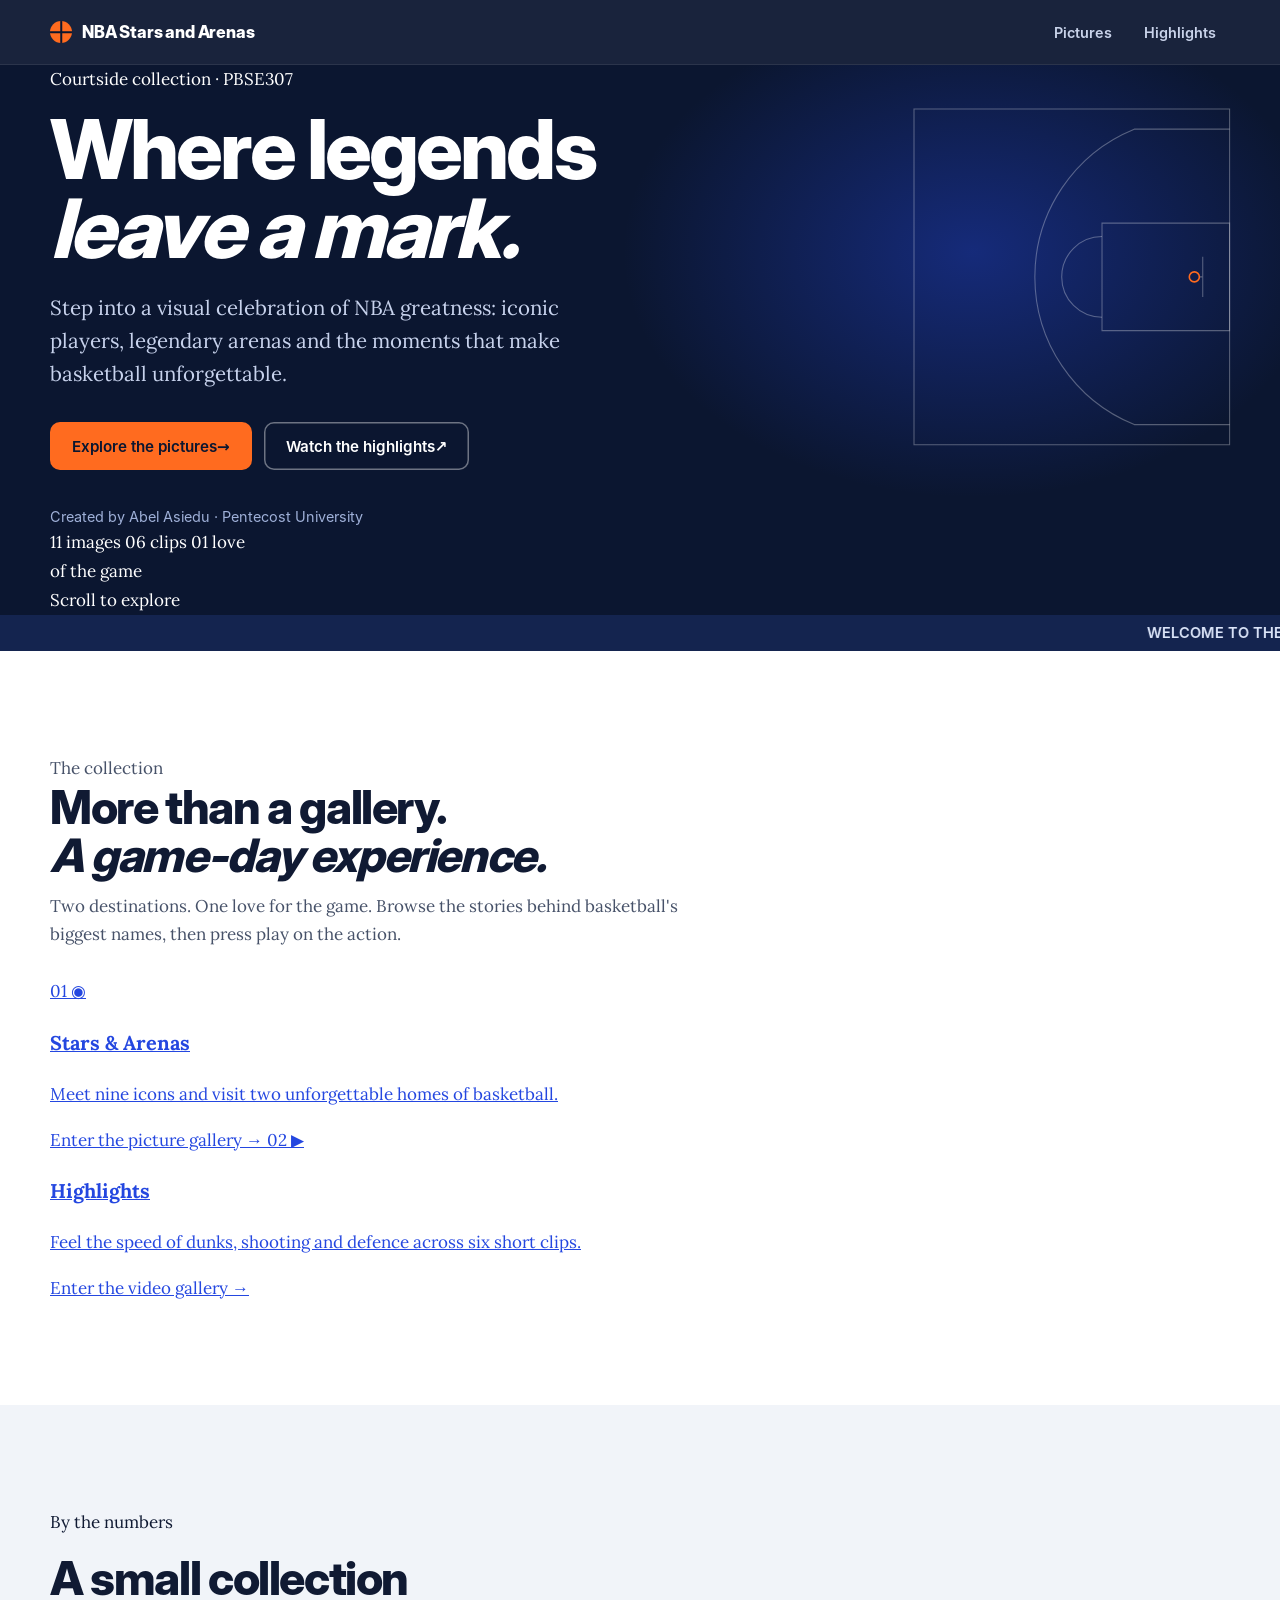
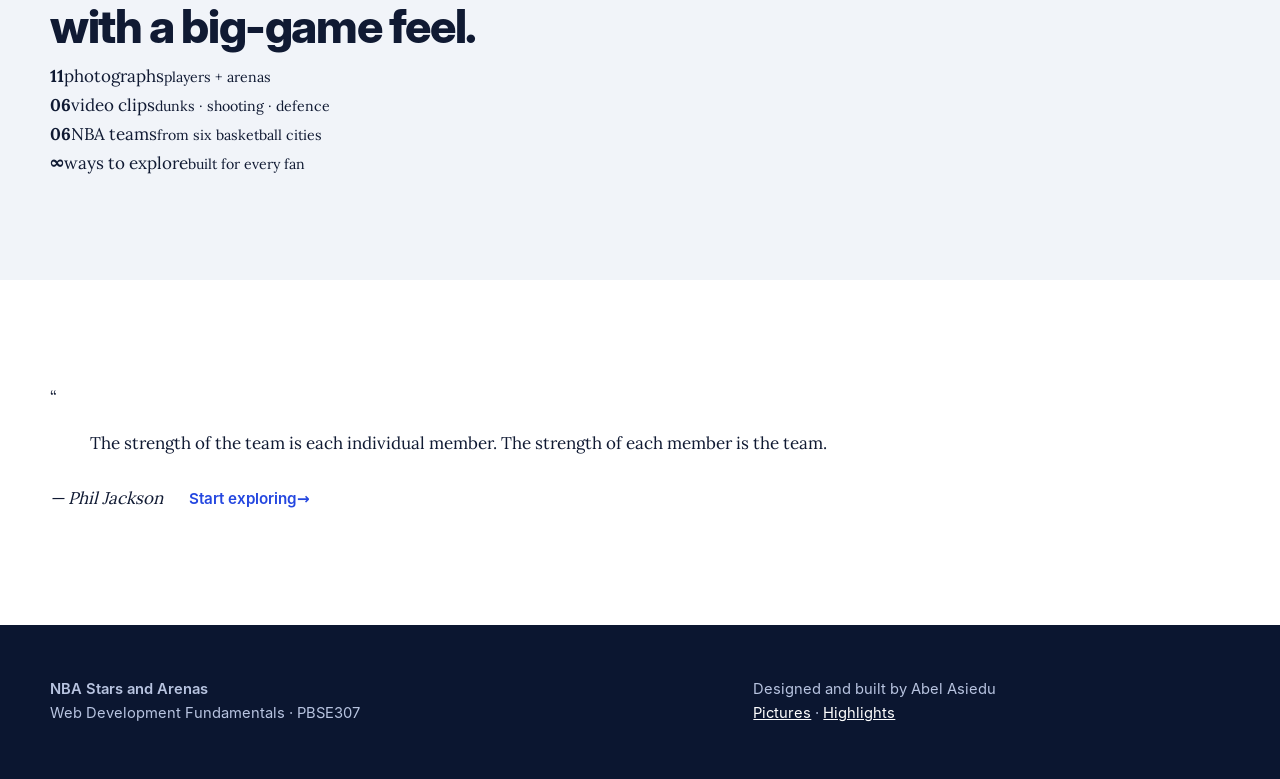
<file: index.html>
<!DOCTYPE html>
<html lang="en">
<head>
    <meta charset="UTF-8">
    <meta name="viewport" content="width=device-width, initial-scale=1">
    <meta name="description" content="NBA stars, arenas and highlights web gallery by Abel Asiedu.">
    <title>NBA Stars and Arenas</title>
    <link rel="stylesheet" href="styles.css">
</head>
<body>
    <a class="skip-link" href="#explore">Skip to the galleries</a>
    <header class="site-header">
        <div class="wrap">
            <a class="brand" href="index.html"><span class="brand__mark" aria-hidden="true"></span>NBA Stars and Arenas</a>
            <nav class="nav" aria-label="Main">
                <a href="image_gallery.html">Pictures</a>
                <a href="video_gallery.html">Highlights</a>
            </nav>
        </div>
    </header>

    <main>
        <section class="hero landing-hero">
            <svg class="hero__court" viewBox="0 0 470 500" aria-hidden="true" focusable="false">
                <g transform="translate(0 500) rotate(-90)">
                    <rect class="draw d1" pathLength="1" x="0" y="0" width="500" height="470"/>
                    <rect class="draw d2" pathLength="1" x="170" y="280" width="160" height="190"/>
                    <path class="draw d3" pathLength="1" d="M30 470 L30 328 A237.5 237.5 0 0 1 470 328 L470 470"/>
                    <path class="draw d4" pathLength="1" d="M190 280 A60 60 0 0 1 310 280"/>
                    <path class="draw d5" pathLength="1" d="M220 430 H280 M250 430 V425"/>
                    <circle class="rim" cx="250" cy="417.5" r="7.5"/>
                </g>
            </svg>
            <div class="wrap landing-hero__grid">
                <div class="hero__copy">
                    <p class="eyebrow"><span class="eyebrow__dot"></span> Courtside collection · PBSE307</p>
                    <h1>Where legends<br><em>leave a mark.</em></h1>
                    <p class="hero__lead">Step into a visual celebration of NBA greatness: iconic players, legendary arenas and the moments that make basketball unforgettable.</p>
                    <div class="hero__actions">
                        <a class="btn btn--primary" href="image_gallery.html">Explore the pictures <span aria-hidden="true">→</span></a>
                        <a class="btn btn--ghost" href="video_gallery.html">Watch the highlights <span aria-hidden="true">↗</span></a>
                    </div>
                    <p class="byline">Created by Abel Asiedu · Pentecost University</p>
                </div>
                <div class="landing-orbit" aria-hidden="true">
                    <div class="landing-orbit__ball"></div>
                    <span class="landing-orbit__label landing-orbit__label--one">11 images</span>
                    <span class="landing-orbit__label landing-orbit__label--two">06 clips</span>
                    <span class="landing-orbit__label landing-orbit__label--three">01 love<br>of the game</span>
                </div>
            </div>
            <div class="wrap landing-scroll"><span>Scroll to explore</span><i></i></div>
        </section>

        <marquee class="ticker ticker--top" direction="left" behavior="scroll" scrollamount="7">
            WELCOME TO THE COURT &nbsp;&nbsp;&nbsp; LAKERS LEGENDS · CELTICS CHAMPIONS · BULLS ICONS · WARRIORS MAGIC · ARENAS THAT ECHO
        </marquee>

        <section class="landing-intro band" id="explore">
            <div class="wrap">
                <div class="section-head">
                    <p class="eyebrow eyebrow--light">The collection</p>
                    <h2>More than a gallery.<br><em>A game-day experience.</em></h2>
                    <p>Two destinations. One love for the game. Browse the stories behind basketball's biggest names, then press play on the action.</p>
                </div>
                <div class="landing-cards">
                    <a class="landing-card landing-card--pictures" href="image_gallery.html">
                        <span class="landing-card__number">01</span>
                        <span class="landing-card__icon" aria-hidden="true">◉</span>
                        <h3>Stars &amp; Arenas</h3>
                        <p>Meet nine icons and visit two unforgettable homes of basketball.</p>
                        <span class="landing-card__link">Enter the picture gallery <b>→</b></span>
                    </a>
                    <a class="landing-card landing-card--videos" href="video_gallery.html">
                        <span class="landing-card__number">02</span>
                        <span class="landing-card__icon" aria-hidden="true">▶</span>
                        <h3>Highlights</h3>
                        <p>Feel the speed of dunks, shooting and defence across six short clips.</p>
                        <span class="landing-card__link">Enter the video gallery <b>→</b></span>
                    </a>
                </div>
            </div>
        </section>

        <section class="landing-facts band band--mist">
            <div class="wrap">
                <div class="landing-facts__heading">
                    <p class="eyebrow eyebrow--light">By the numbers</p>
                    <h2>A small collection<br>with a big-game feel.</h2>
                </div>
                <div class="landing-stat-grid">
                    <div class="landing-stat"><strong>11</strong><span>photographs</span><small>players + arenas</small></div>
                    <div class="landing-stat"><strong>06</strong><span>video clips</span><small>dunks · shooting · defence</small></div>
                    <div class="landing-stat"><strong>06</strong><span>NBA teams</span><small>from six basketball cities</small></div>
                    <div class="landing-stat"><strong>∞</strong><span>ways to explore</span><small>built for every fan</small></div>
                </div>
            </div>
        </section>

        <section class="landing-quote band">
            <div class="wrap landing-quote__inner">
                <span class="landing-quote__mark" aria-hidden="true">“</span>
                <blockquote>The strength of the team is each individual member. The strength of each member is the team.</blockquote>
                <cite>— Phil Jackson</cite>
                <a class="btn btn--dark" href="image_gallery.html">Start exploring <span aria-hidden="true">→</span></a>
            </div>
        </section>
    </main>
    <footer class="site-footer">
        <div class="wrap">
            <p><strong>NBA Stars and Arenas</strong><br>Web Development Fundamentals · PBSE307</p>
            <p>Designed and built by Abel Asiedu<br><a href="image_gallery.html">Pictures</a> · <a href="video_gallery.html">Highlights</a></p>
        </div>
    </footer>
</body>
</html>
</file>
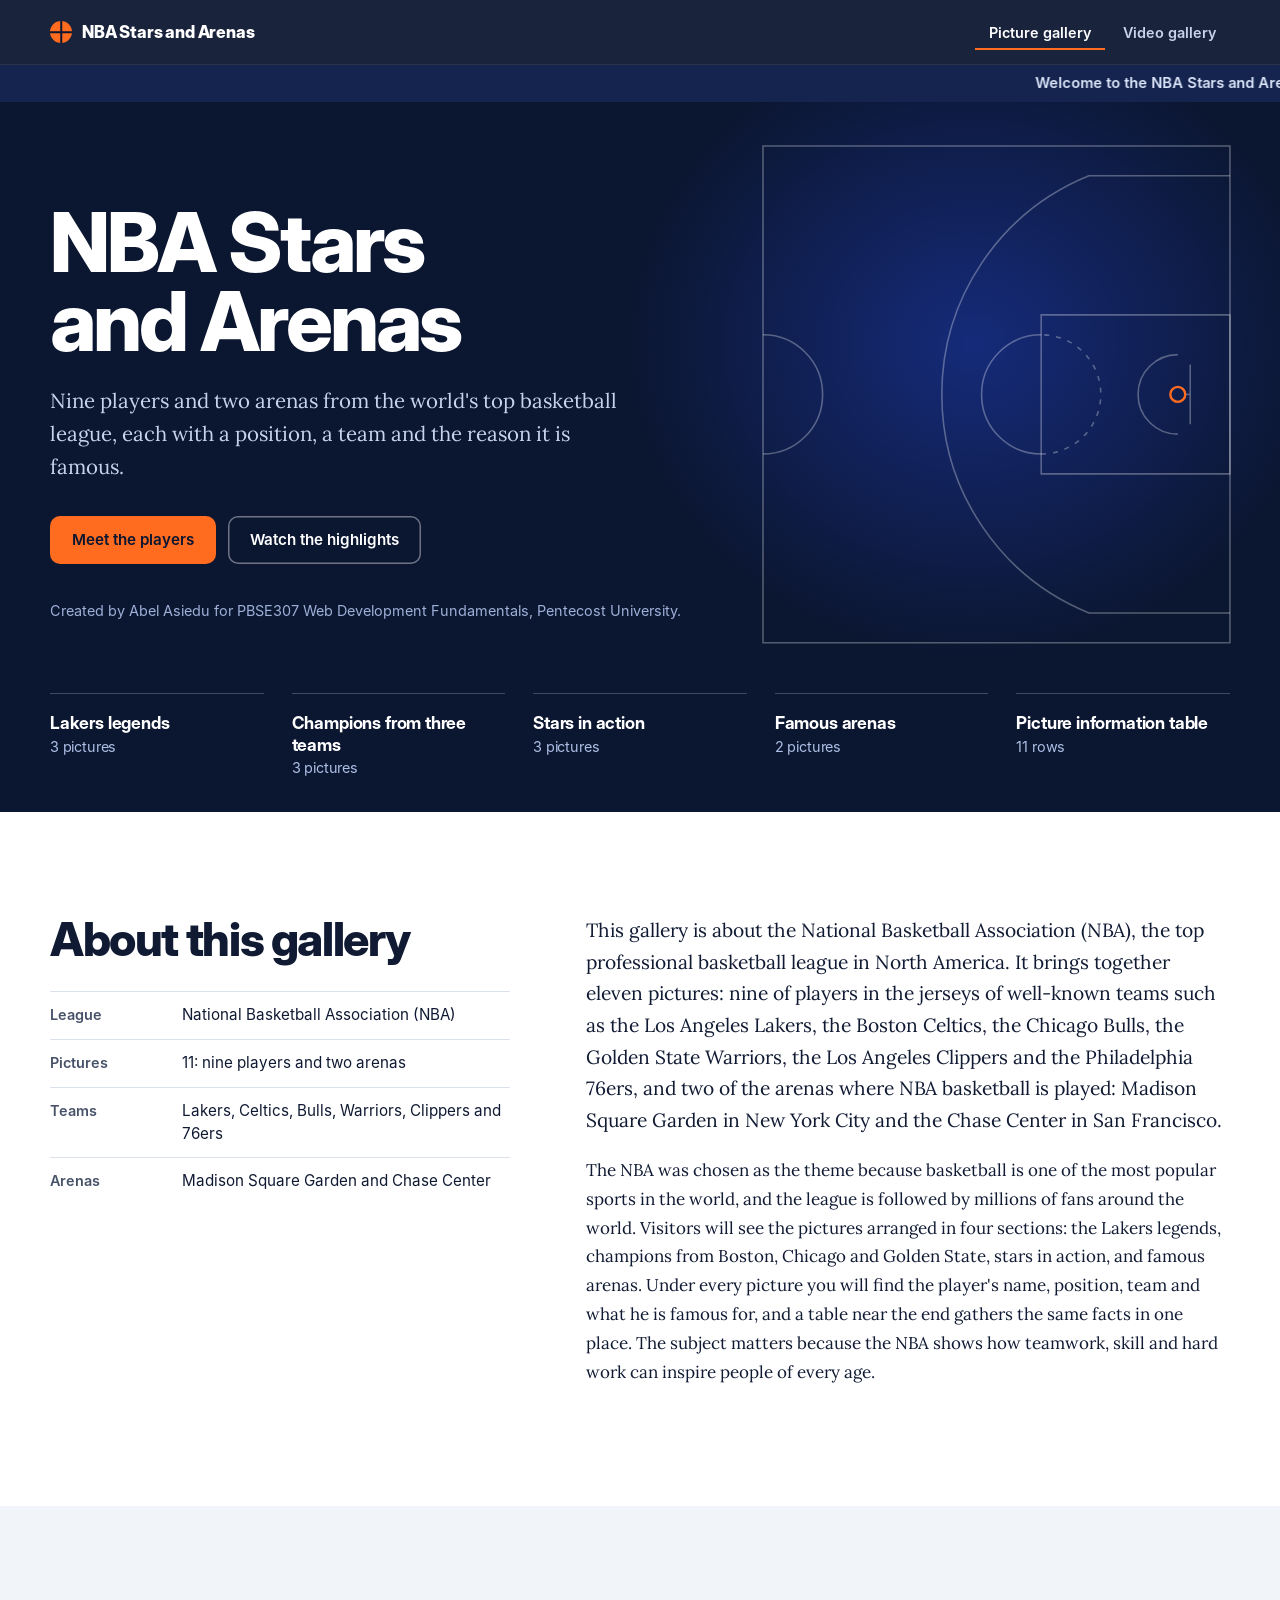
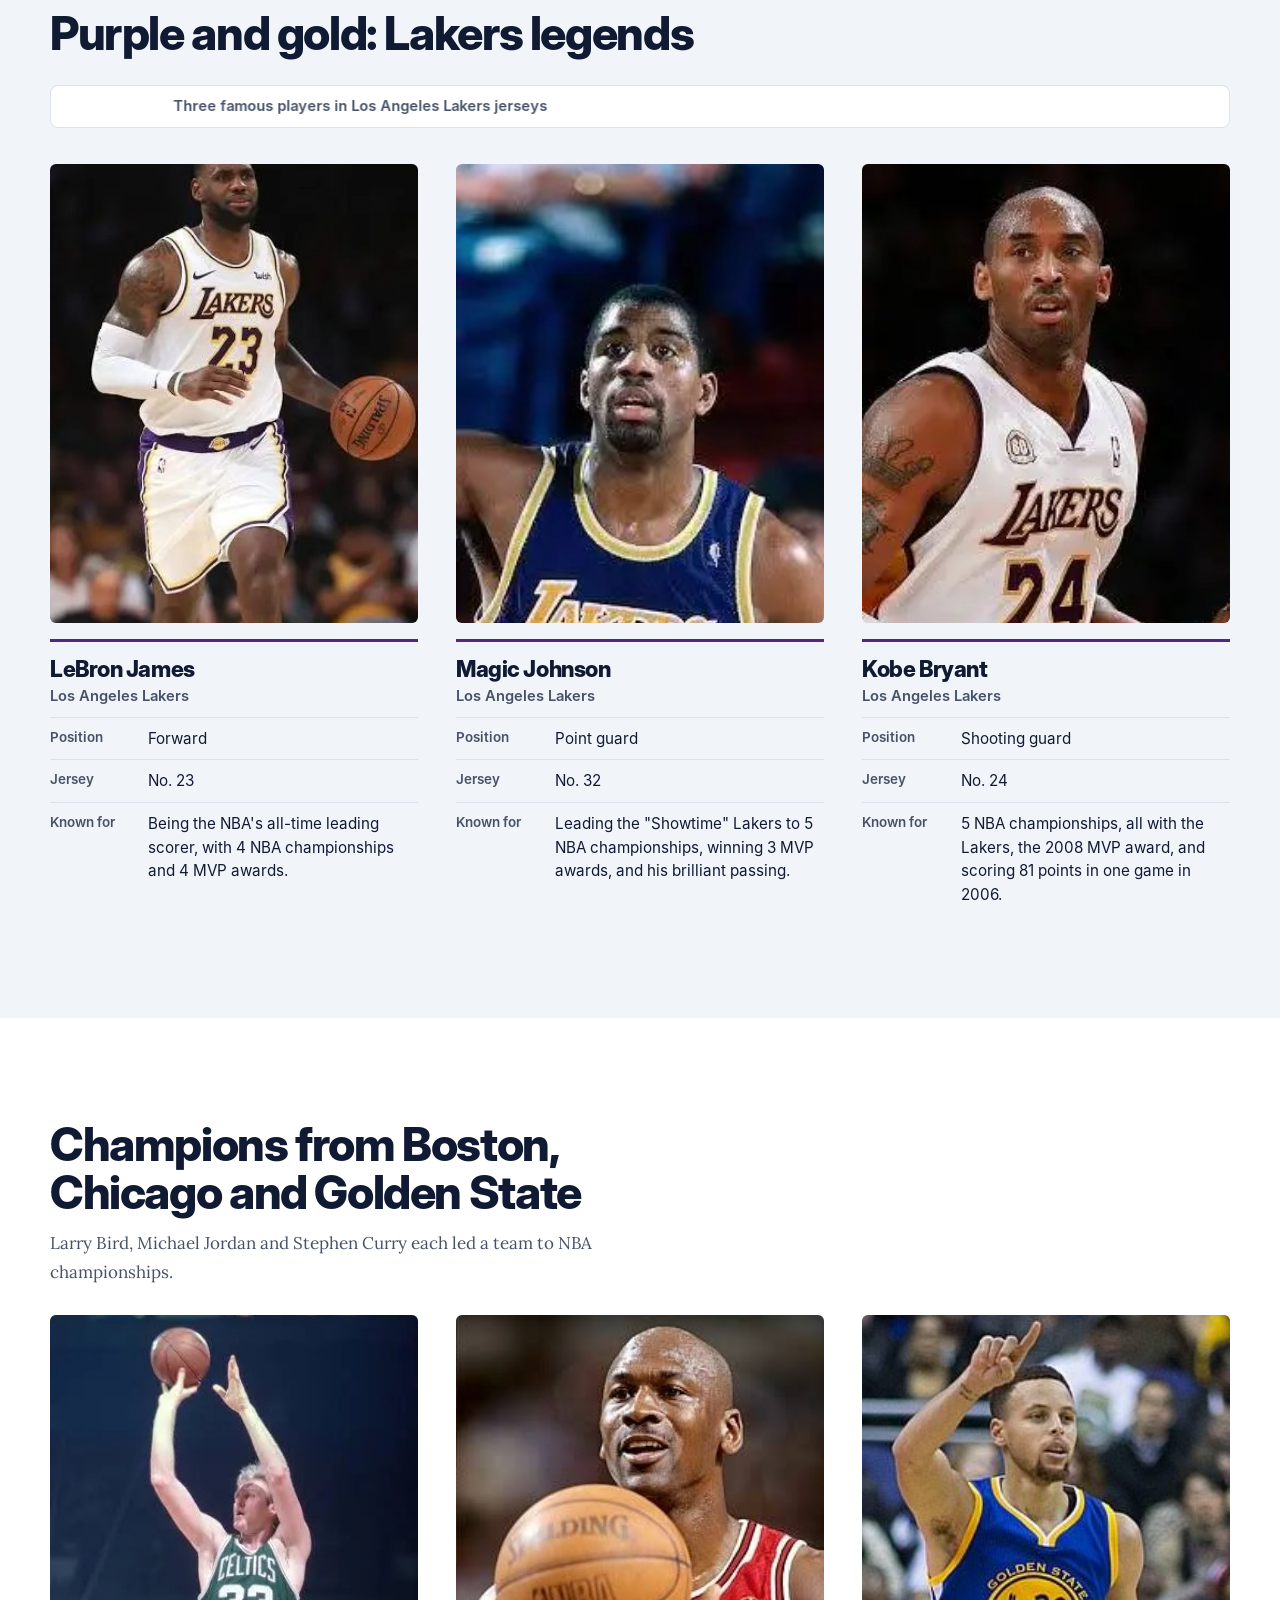
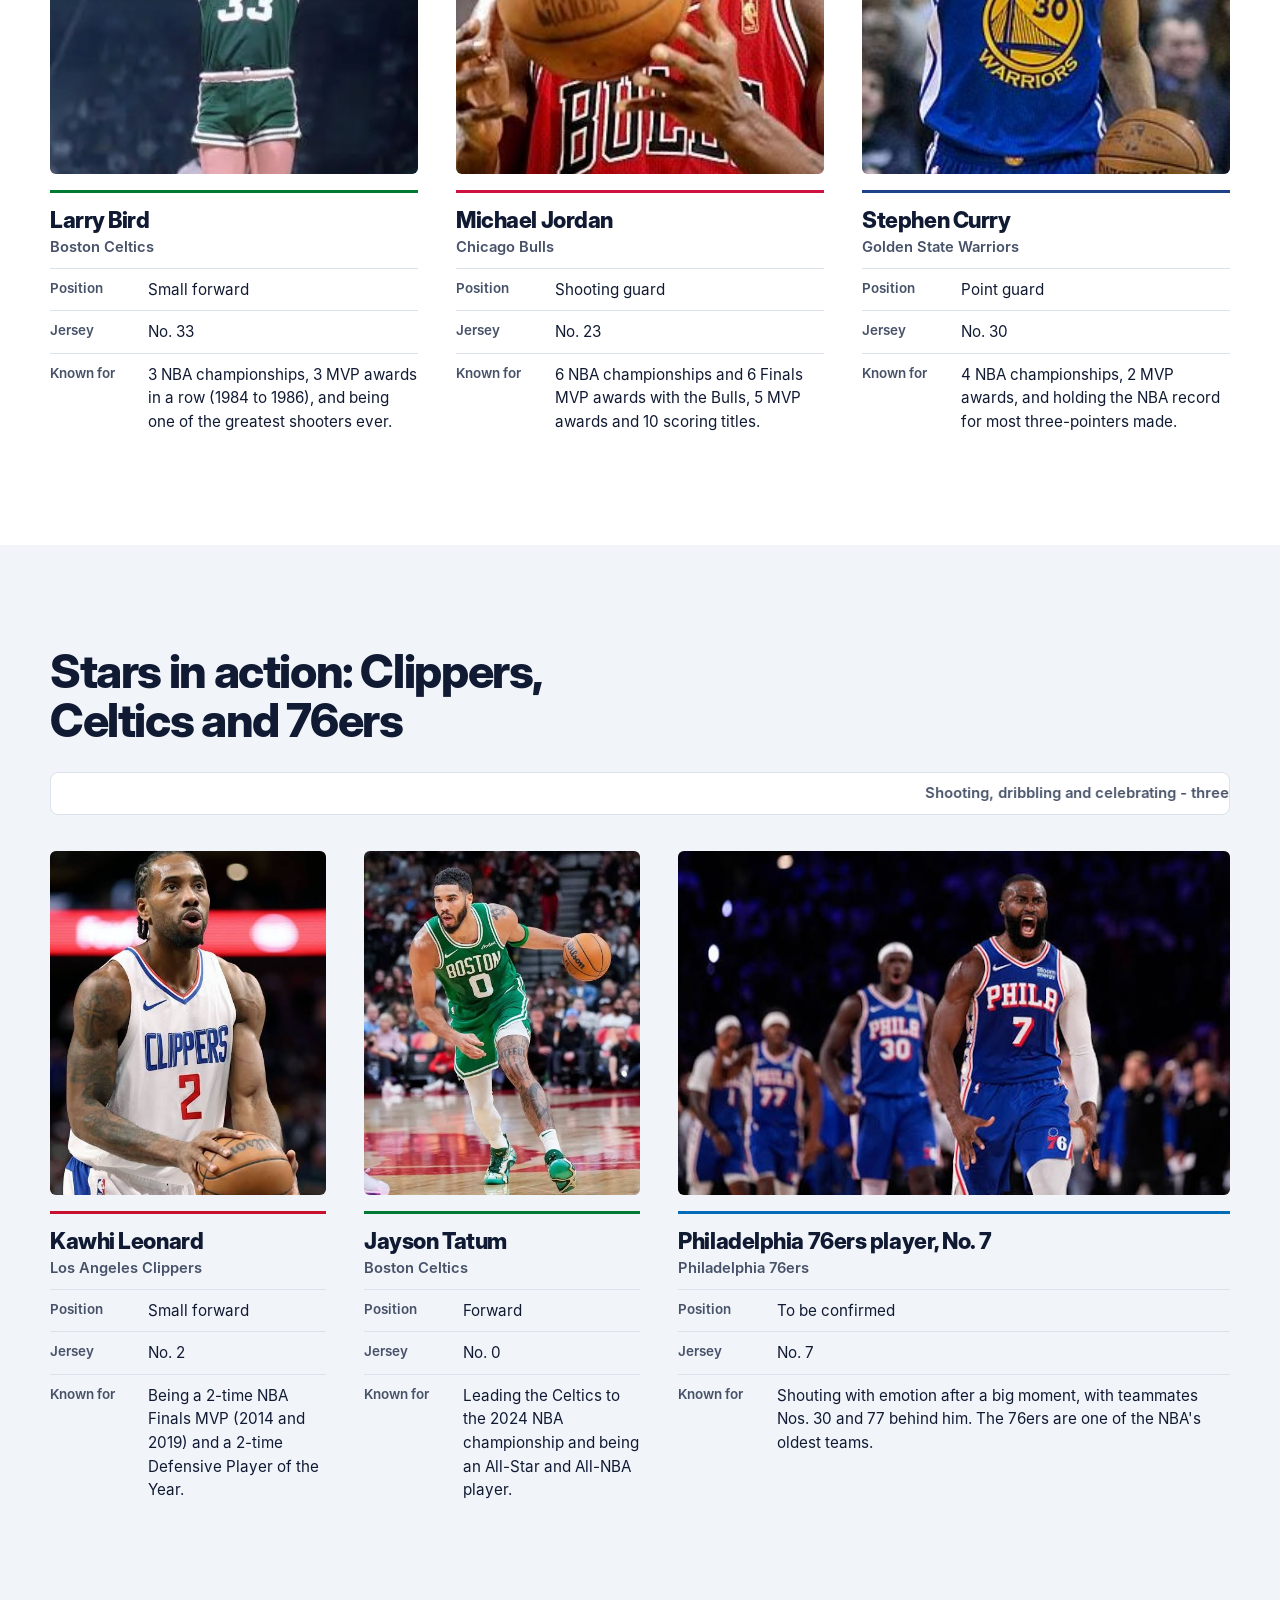
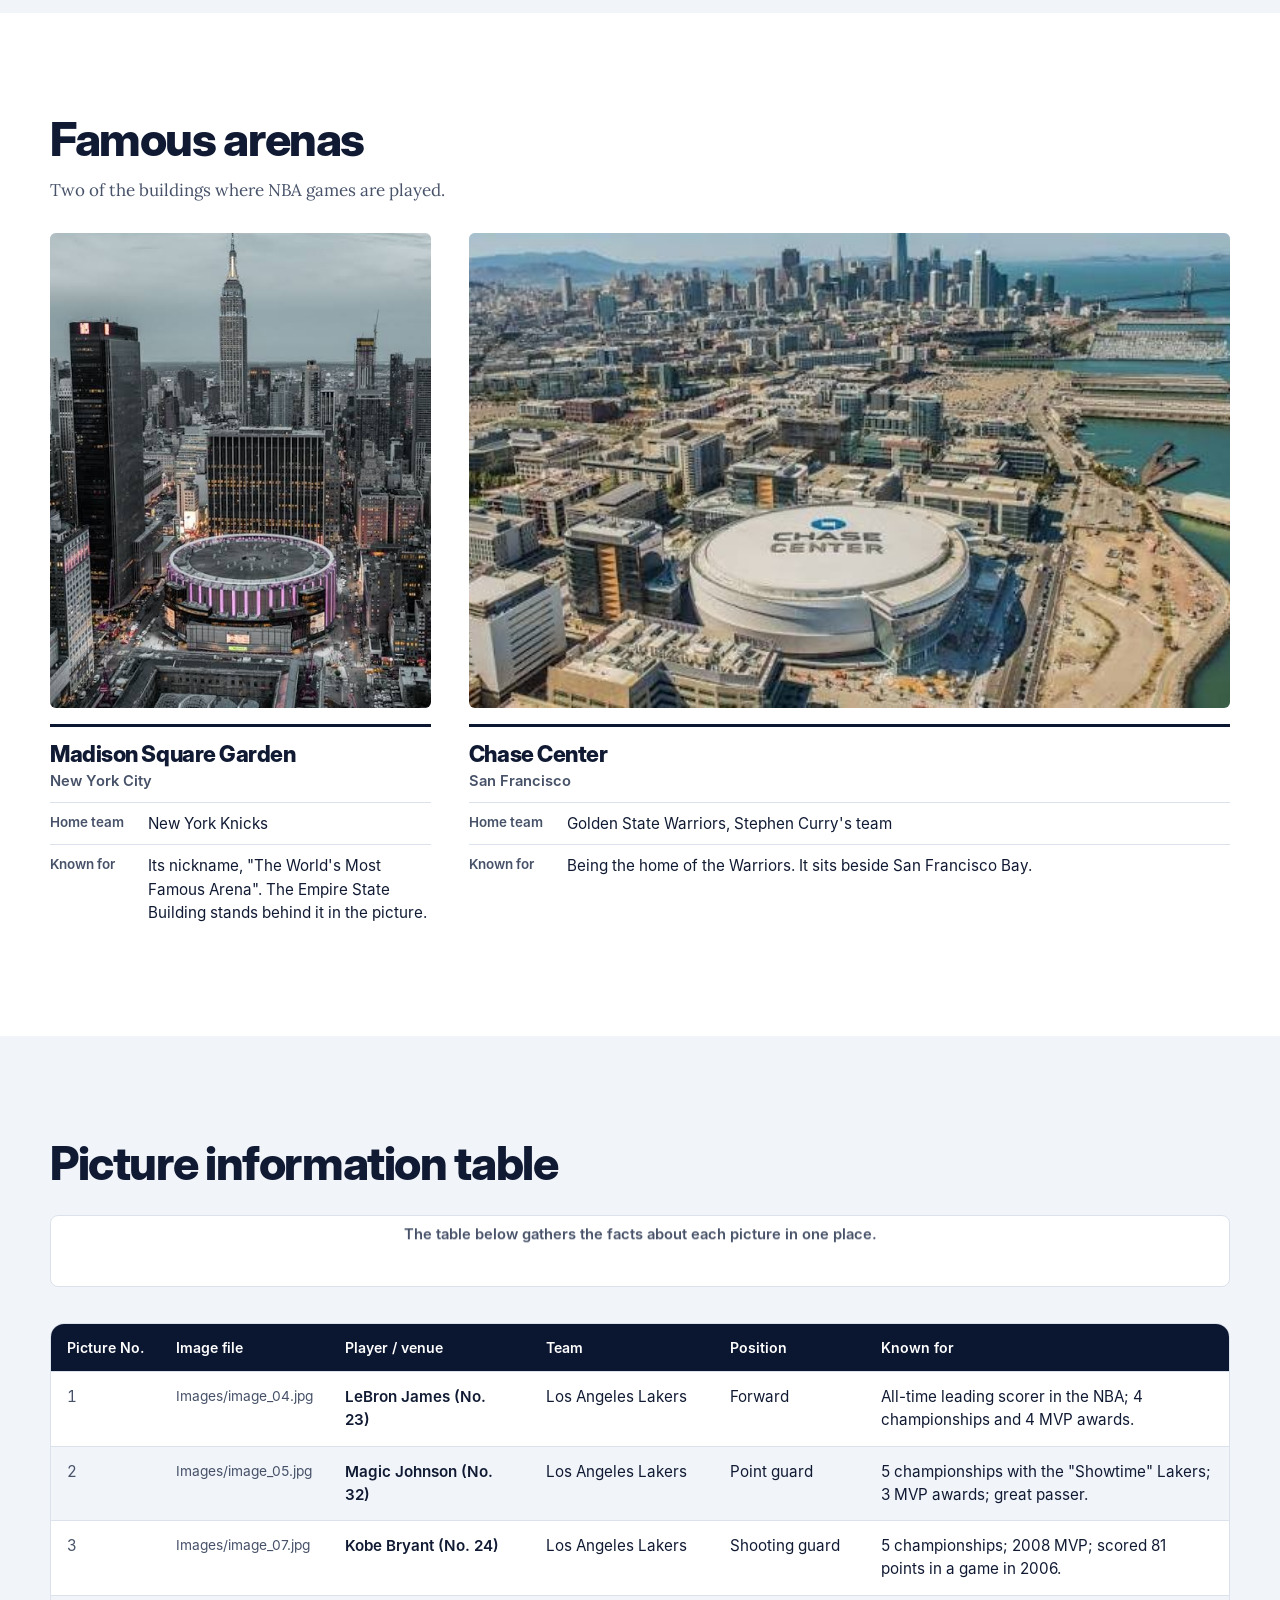
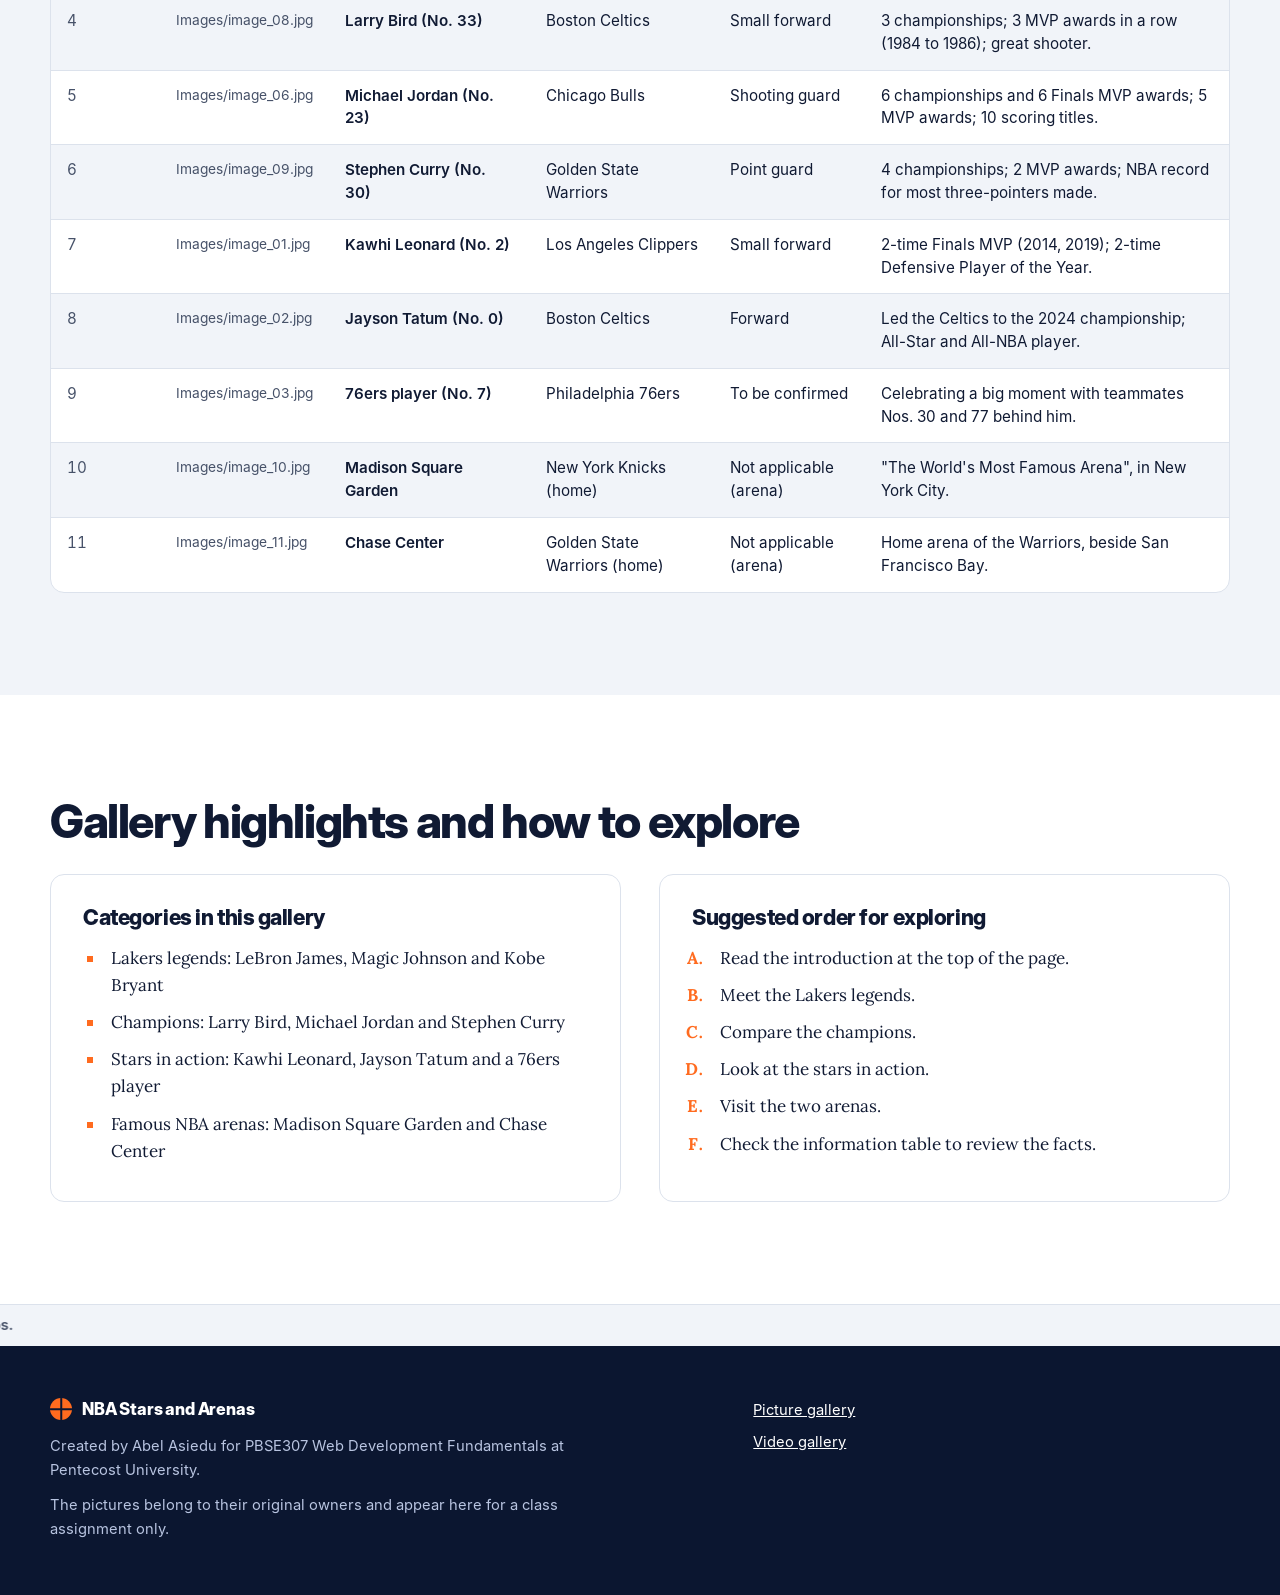
<file: image_gallery.html>
<!DOCTYPE html>
<html lang="en">

<!-- ============================================================
     PBSE307 - Web Development Fundamentals
     Task 1: Image / Picture Gallery (styled version)
     Student: Abel Asiedu
     Theme: NBA Stars and Arenas
     Layout and colours come from styles.css.
     ============================================================ -->

<head>
    <meta charset="UTF-8">
    <meta name="viewport" content="width=device-width, initial-scale=1">
    <meta name="description" content="A picture gallery of NBA players and arenas, with each player's position and what he is known for.">
    <title>NBA Stars and Arenas - Picture Gallery</title>
    <link rel="stylesheet" href="styles.css">
</head>

<body>

    <a class="skip-link" href="#main">Skip to the gallery</a>

    <!-- ===================== HEADER ===================== -->

    <header class="site-header">
        <div class="wrap">
            <a class="brand" href="image_gallery.html">
                <span class="brand__mark" aria-hidden="true"></span>
                NBA Stars and Arenas
            </a>
            <nav class="nav" aria-label="Main">
                <a href="image_gallery.html" aria-current="page">Picture gallery</a>
                <a href="video_gallery.html">Video gallery</a>
            </nav>
        </div>
    </header>

    <!-- Marquee 1: welcome message, scrolls from right to left -->
    <marquee class="ticker ticker--top" direction="left" behavior="scroll" scrollamount="8">
        Welcome to the NBA Stars and Arenas Picture Gallery! &nbsp;&nbsp;&nbsp; Meet famous basketball players and visit famous arenas.
    </marquee>

    <main id="main">

        <!-- ===================== HERO ===================== -->

        <section class="hero">

            <!-- Half basketball court in line art (decoration only) -->
            <svg class="hero__court" viewBox="0 0 470 500" aria-hidden="true" focusable="false">
                <g transform="translate(0 500) rotate(-90)">
                    <rect class="draw d1" pathLength="1" x="0" y="0" width="500" height="470"/>
                    <rect class="draw d2" pathLength="1" x="170" y="280" width="160" height="190"/>
                    <path class="draw d3" pathLength="1" d="M30 470 L30 328 A237.5 237.5 0 0 1 470 328 L470 470"/>
                    <path class="draw d4" pathLength="1" d="M190 280 A60 60 0 0 1 310 280"/>
                    <path class="dash" d="M190 280 A60 60 0 0 0 310 280"/>
                    <path class="draw d4" pathLength="1" d="M190 0 A60 60 0 0 0 310 0"/>
                    <path class="draw d5" pathLength="1" d="M220 430 H280 M250 430 V425"/>
                    <path class="draw d5" pathLength="1" d="M210 417.5 A40 40 0 0 1 290 417.5"/>
                    <circle class="rim" cx="250" cy="417.5" r="7.5"/>
                </g>
            </svg>

            <div class="wrap hero__grid">
                <div class="hero__copy">
                    <h1>NBA Stars and Arenas</h1>
                    <p class="hero__lead">
                        Nine players and two arenas from the world's top basketball league, each with a
                        position, a team and the reason it is famous.
                    </p>
                    <div class="hero__actions">
                        <a class="btn btn--primary" href="#lakers">Meet the players</a>
                        <a class="btn btn--ghost" href="video_gallery.html">Watch the highlights</a>
                    </div>
                    <p class="byline">Created by Abel Asiedu for PBSE307 Web Development Fundamentals, Pentecost University.</p>
                </div>

                <nav class="toc" aria-label="In this gallery">
                    <ul>
                        <li><a href="#lakers">Lakers legends <span>3 pictures</span></a></li>
                        <li><a href="#champions">Champions from three teams <span>3 pictures</span></a></li>
                        <li><a href="#action">Stars in action <span>3 pictures</span></a></li>
                        <li><a href="#arenas">Famous arenas <span>2 pictures</span></a></li>
                        <li><a href="#facts">Picture information table <span>11 rows</span></a></li>
                    </ul>
                </nav>
            </div>
        </section>

        <!-- ===================== ABOUT ===================== -->

        <section class="band" id="about" aria-labelledby="about-title">
            <div class="wrap about">
                <div>
                    <h2 id="about-title">About this gallery</h2>
                    <dl class="facts">
                        <div><dt>League</dt><dd>National Basketball Association (NBA)</dd></div>
                        <div><dt>Pictures</dt><dd>11: nine players and two arenas</dd></div>
                        <div><dt>Teams</dt><dd>Lakers, Celtics, Bulls, Warriors, Clippers and 76ers</dd></div>
                        <div><dt>Arenas</dt><dd>Madison Square Garden and Chase Center</dd></div>
                    </dl>
                </div>

                <div class="about__copy">
                    <p>
                        This gallery is about the National Basketball Association (NBA), the top professional basketball
                        league in North America. It brings together eleven pictures: nine of players in the jerseys of
                        well-known teams such as the Los Angeles Lakers, the Boston Celtics, the Chicago Bulls, the Golden State
                        Warriors, the Los Angeles Clippers and the Philadelphia 76ers, and two of the arenas where NBA
                        basketball is played: Madison Square Garden in New York City and the Chase Center in San Francisco.
                    </p>
                    <p>
                        The NBA was chosen as the theme because basketball is one of the most popular sports in the world,
                        and the league is followed by millions of fans around the world. Visitors will see the pictures arranged
                        in four sections: the Lakers legends, champions from Boston, Chicago and Golden State, stars in action,
                        and famous arenas. Under every picture you will find the player's name, position, team and what he is
                        famous for, and a table near the end gathers the same facts in one place. The subject matters because
                        the NBA shows how teamwork, skill and hard work can inspire people of every age.
                    </p>
                </div>
            </div>
        </section>

        <!-- ===================== SECTION 1 : LAKERS ===================== -->

        <section class="band band--mist" id="lakers" aria-labelledby="lakers-title">
            <div class="wrap">
                <div class="section-head">
                    <h2 id="lakers-title">Purple and gold: Lakers legends</h2>
                </div>

                <!-- Marquee 2: moves left to right and bounces back (alternate) -->
                <marquee class="ticker ticker--section" direction="right" behavior="alternate" scrollamount="4">
                    Three famous players in Los Angeles Lakers jerseys
                </marquee>

                <div class="lineup">
                    <figure class="plate t-lakers">
                        <div class="frame">
                            <img src="Images/image_04.jpg" width="332" height="665" alt="LeBron James in a white Lakers number 23 jersey dribbling the ball">
                        </div>
                        <figcaption class="plate__body">
                            <h3>LeBron James</h3>
                            <p class="plate__team">Los Angeles Lakers</p>
                            <dl class="details">
                                <div><dt>Position</dt><dd>Forward</dd></div>
                                <div><dt>Jersey</dt><dd>No. 23</dd></div>
                                <div><dt>Known for</dt><dd>Being the NBA's all-time leading scorer, with 4 NBA championships and 4 MVP awards.</dd></div>
                            </dl>
                        </figcaption>
                    </figure>

                    <figure class="plate t-lakers">
                        <div class="frame">
                            <img src="Images/image_05.jpg" width="207" height="415" alt="Magic Johnson in a navy and gold Lakers number 32 jersey dribbling">
                        </div>
                        <figcaption class="plate__body">
                            <h3>Magic Johnson</h3>
                            <p class="plate__team">Los Angeles Lakers</p>
                            <dl class="details">
                                <div><dt>Position</dt><dd>Point guard</dd></div>
                                <div><dt>Jersey</dt><dd>No. 32</dd></div>
                                <div><dt>Known for</dt><dd>Leading the "Showtime" Lakers to 5 NBA championships, winning 3 MVP awards, and his brilliant passing.</dd></div>
                            </dl>
                        </figcaption>
                    </figure>

                    <figure class="plate t-lakers">
                        <div class="frame">
                            <img src="Images/image_07.jpg" width="227" height="445" alt="Kobe Bryant in a white Lakers number 24 jersey on the court">
                        </div>
                        <figcaption class="plate__body">
                            <h3>Kobe Bryant</h3>
                            <p class="plate__team">Los Angeles Lakers</p>
                            <dl class="details">
                                <div><dt>Position</dt><dd>Shooting guard</dd></div>
                                <div><dt>Jersey</dt><dd>No. 24</dd></div>
                                <div><dt>Known for</dt><dd>5 NBA championships, all with the Lakers, the 2008 MVP award, and scoring 81 points in one game in 2006.</dd></div>
                            </dl>
                        </figcaption>
                    </figure>
                </div>
            </div>
        </section>

        <!-- ===================== SECTION 2 : CHAMPIONS ===================== -->

        <section class="band" id="champions" aria-labelledby="champions-title">
            <div class="wrap">
                <div class="section-head">
                    <h2 id="champions-title">Champions from Boston, Chicago and Golden State</h2>
                    <p>Larry Bird, Michael Jordan and Stephen Curry each led a team to NBA championships.</p>
                </div>

                <div class="lineup">
                    <figure class="plate t-celtics">
                        <div class="frame">
                            <img src="Images/image_08.jpg" width="343" height="687" alt="Larry Bird in a green Celtics number 33 jersey taking a jump shot">
                        </div>
                        <figcaption class="plate__body">
                            <h3>Larry Bird</h3>
                            <p class="plate__team">Boston Celtics</p>
                            <dl class="details">
                                <div><dt>Position</dt><dd>Small forward</dd></div>
                                <div><dt>Jersey</dt><dd>No. 33</dd></div>
                                <div><dt>Known for</dt><dd>3 NBA championships, 3 MVP awards in a row (1984 to 1986), and being one of the greatest shooters ever.</dd></div>
                            </dl>
                        </figcaption>
                    </figure>

                    <figure class="plate t-bulls">
                        <div class="frame">
                            <img src="Images/image_06.jpg" width="250" height="367" alt="Michael Jordan in a red Bulls number 23 jersey holding a basketball">
                        </div>
                        <figcaption class="plate__body">
                            <h3>Michael Jordan</h3>
                            <p class="plate__team">Chicago Bulls</p>
                            <dl class="details">
                                <div><dt>Position</dt><dd>Shooting guard</dd></div>
                                <div><dt>Jersey</dt><dd>No. 23</dd></div>
                                <div><dt>Known for</dt><dd>6 NBA championships and 6 Finals MVP awards with the Bulls, 5 MVP awards and 10 scoring titles.</dd></div>
                            </dl>
                        </figcaption>
                    </figure>

                    <figure class="plate t-warriors">
                        <div class="frame">
                            <img src="Images/image_09.jpg" width="250" height="413" alt="Stephen Curry in a blue Golden State Warriors number 30 jersey pointing upward while dribbling">
                        </div>
                        <figcaption class="plate__body">
                            <h3>Stephen Curry</h3>
                            <p class="plate__team">Golden State Warriors</p>
                            <dl class="details">
                                <div><dt>Position</dt><dd>Point guard</dd></div>
                                <div><dt>Jersey</dt><dd>No. 30</dd></div>
                                <div><dt>Known for</dt><dd>4 NBA championships, 2 MVP awards, and holding the NBA record for most three-pointers made.</dd></div>
                            </dl>
                        </figcaption>
                    </figure>
                </div>
            </div>
        </section>

        <!-- ===================== SECTION 3 : STARS IN ACTION ===================== -->

        <section class="band band--mist" id="action" aria-labelledby="action-title">
            <div class="wrap">
                <div class="section-head">
                    <h2 id="action-title">Stars in action: Clippers, Celtics and 76ers</h2>
                </div>

                <!-- Marquee 3: slides in from the right and stops -->
                <marquee class="ticker ticker--section" direction="left" behavior="slide" scrollamount="10">
                    Shooting, dribbling and celebrating - three moments from NBA games!
                </marquee>

                <div class="lineup lineup--action">
                    <figure class="plate t-clippers">
                        <div class="frame">
                            <img src="Images/image_01.jpg" width="452" height="678" alt="Kawhi Leonard in a white Clippers number 2 jersey holding the ball in a shooting stance">
                        </div>
                        <figcaption class="plate__body">
                            <h3>Kawhi Leonard</h3>
                            <p class="plate__team">Los Angeles Clippers</p>
                            <dl class="details">
                                <div><dt>Position</dt><dd>Small forward</dd></div>
                                <div><dt>Jersey</dt><dd>No. 2</dd></div>
                                <div><dt>Known for</dt><dd>Being a 2-time NBA Finals MVP (2014 and 2019) and a 2-time Defensive Player of the Year.</dd></div>
                            </dl>
                        </figcaption>
                    </figure>

                    <figure class="plate t-celtics">
                        <div class="frame">
                            <img src="Images/image_02.jpg" width="476" height="644" alt="Jayson Tatum in a green Celtics number 0 jersey dribbling the ball">
                        </div>
                        <figcaption class="plate__body">
                            <h3>Jayson Tatum</h3>
                            <p class="plate__team">Boston Celtics</p>
                            <dl class="details">
                                <div><dt>Position</dt><dd>Forward</dd></div>
                                <div><dt>Jersey</dt><dd>No. 0</dd></div>
                                <div><dt>Known for</dt><dd>Leading the Celtics to the 2024 NBA championship and being an All-Star and All-NBA player.</dd></div>
                            </dl>
                        </figcaption>
                    </figure>

                    <figure class="plate plate--wide t-sixers">
                        <div class="frame">
                            <img class="pos-sixers" src="Images/image_03.jpg" width="588" height="393" alt="76ers player in a blue number 7 jersey shouting with teammates behind him">
                        </div>
                        <figcaption class="plate__body">
                            <h3>Philadelphia 76ers player, No. 7</h3>
                            <p class="plate__team">Philadelphia 76ers</p>
                            <dl class="details">
                                <div><dt>Position</dt><dd>To be confirmed</dd></div>
                                <div><dt>Jersey</dt><dd>No. 7</dd></div>
                                <div><dt>Known for</dt><dd>Shouting with emotion after a big moment, with teammates Nos. 30 and 77 behind him. The 76ers are one of the NBA's oldest teams.</dd></div>
                            </dl>
                        </figcaption>
                    </figure>
                </div>
            </div>
        </section>

        <!-- ===================== SECTION 4 : ARENAS ===================== -->

        <section class="band" id="arenas" aria-labelledby="arenas-title">
            <div class="wrap">
                <div class="section-head">
                    <h2 id="arenas-title">Famous arenas</h2>
                    <p>Two of the buildings where NBA games are played.</p>
                </div>

                <div class="lineup lineup--arenas">
                    <figure class="plate t-arena">
                        <div class="frame">
                            <img class="pos-garden" src="Images/image_10.jpg" width="452" height="678" alt="Aerial view of Madison Square Garden in New York City">
                        </div>
                        <figcaption class="plate__body">
                            <h3>Madison Square Garden</h3>
                            <p class="plate__team">New York City</p>
                            <dl class="details">
                                <div><dt>Home team</dt><dd>New York Knicks</dd></div>
                                <div><dt>Known for</dt><dd>Its nickname, "The World's Most Famous Arena". The Empire State Building stands behind it in the picture.</dd></div>
                            </dl>
                        </figcaption>
                    </figure>

                    <figure class="plate plate--wide t-arena">
                        <div class="frame">
                            <img class="pos-chase" src="Images/image_11.jpg" width="588" height="330" alt="Aerial view of the Chase Center in San Francisco">
                        </div>
                        <figcaption class="plate__body">
                            <h3>Chase Center</h3>
                            <p class="plate__team">San Francisco</p>
                            <dl class="details">
                                <div><dt>Home team</dt><dd>Golden State Warriors, Stephen Curry's team</dd></div>
                                <div><dt>Known for</dt><dd>Being the home of the Warriors. It sits beside San Francisco Bay.</dd></div>
                            </dl>
                        </figcaption>
                    </figure>
                </div>
            </div>
        </section>

        <!-- ===================== IMAGE INFORMATION TABLE ===================== -->

        <section class="band band--mist" id="facts" aria-labelledby="facts-title">
            <div class="wrap">
                <div class="section-head">
                    <h2 id="facts-title">Picture information table</h2>
                </div>

                <!-- Marquee 4: text scrolls upwards -->
                <marquee class="ticker ticker--section ticker--up" direction="up" behavior="scroll" scrollamount="2">
                    The table below gathers the facts about each picture in one place.
                </marquee>

                <div class="table-wrap">
                    <table class="data">
                        <caption class="sr-only">Facts about each of the 11 pictures in the gallery</caption>
                        <thead>
                            <tr>
                                <th scope="col">Picture No.</th>
                                <th scope="col">Image file</th>
                                <th scope="col">Player / venue</th>
                                <th scope="col">Team</th>
                                <th scope="col">Position</th>
                                <th scope="col">Known for</th>
                            </tr>
                        </thead>
                        <tbody>
                            <tr>
                                <td class="num">1</td>
                                <td class="file">Images/image_04.jpg</td>
                                <td class="name">LeBron James (No. 23)</td>
                                <td>Los Angeles Lakers</td>
                                <td>Forward</td>
                                <td>All-time leading scorer in the NBA; 4 championships and 4 MVP awards.</td>
                            </tr>
                            <tr>
                                <td class="num">2</td>
                                <td class="file">Images/image_05.jpg</td>
                                <td class="name">Magic Johnson (No. 32)</td>
                                <td>Los Angeles Lakers</td>
                                <td>Point guard</td>
                                <td>5 championships with the "Showtime" Lakers; 3 MVP awards; great passer.</td>
                            </tr>
                            <tr>
                                <td class="num">3</td>
                                <td class="file">Images/image_07.jpg</td>
                                <td class="name">Kobe Bryant (No. 24)</td>
                                <td>Los Angeles Lakers</td>
                                <td>Shooting guard</td>
                                <td>5 championships; 2008 MVP; scored 81 points in a game in 2006.</td>
                            </tr>
                            <tr>
                                <td class="num">4</td>
                                <td class="file">Images/image_08.jpg</td>
                                <td class="name">Larry Bird (No. 33)</td>
                                <td>Boston Celtics</td>
                                <td>Small forward</td>
                                <td>3 championships; 3 MVP awards in a row (1984 to 1986); great shooter.</td>
                            </tr>
                            <tr>
                                <td class="num">5</td>
                                <td class="file">Images/image_06.jpg</td>
                                <td class="name">Michael Jordan (No. 23)</td>
                                <td>Chicago Bulls</td>
                                <td>Shooting guard</td>
                                <td>6 championships and 6 Finals MVP awards; 5 MVP awards; 10 scoring titles.</td>
                            </tr>
                            <tr>
                                <td class="num">6</td>
                                <td class="file">Images/image_09.jpg</td>
                                <td class="name">Stephen Curry (No. 30)</td>
                                <td>Golden State Warriors</td>
                                <td>Point guard</td>
                                <td>4 championships; 2 MVP awards; NBA record for most three-pointers made.</td>
                            </tr>
                            <tr>
                                <td class="num">7</td>
                                <td class="file">Images/image_01.jpg</td>
                                <td class="name">Kawhi Leonard (No. 2)</td>
                                <td>Los Angeles Clippers</td>
                                <td>Small forward</td>
                                <td>2-time Finals MVP (2014, 2019); 2-time Defensive Player of the Year.</td>
                            </tr>
                            <tr>
                                <td class="num">8</td>
                                <td class="file">Images/image_02.jpg</td>
                                <td class="name">Jayson Tatum (No. 0)</td>
                                <td>Boston Celtics</td>
                                <td>Forward</td>
                                <td>Led the Celtics to the 2024 championship; All-Star and All-NBA player.</td>
                            </tr>
                            <tr>
                                <td class="num">9</td>
                                <td class="file">Images/image_03.jpg</td>
                                <td class="name">76ers player (No. 7)</td>
                                <td>Philadelphia 76ers</td>
                                <td>To be confirmed</td>
                                <td>Celebrating a big moment with teammates Nos. 30 and 77 behind him.</td>
                            </tr>
                            <tr>
                                <td class="num">10</td>
                                <td class="file">Images/image_10.jpg</td>
                                <td class="name">Madison Square Garden</td>
                                <td>New York Knicks (home)</td>
                                <td>Not applicable (arena)</td>
                                <td>"The World's Most Famous Arena", in New York City.</td>
                            </tr>
                            <tr>
                                <td class="num">11</td>
                                <td class="file">Images/image_11.jpg</td>
                                <td class="name">Chase Center</td>
                                <td>Golden State Warriors (home)</td>
                                <td>Not applicable (arena)</td>
                                <td>Home arena of the Warriors, beside San Francisco Bay.</td>
                            </tr>
                        </tbody>
                    </table>
                </div>
            </div>
        </section>

        <!-- ===================== LISTS ===================== -->

        <section class="band" id="explore" aria-labelledby="explore-title">
            <div class="wrap">
                <div class="section-head">
                    <h2 id="explore-title">Gallery highlights and how to explore</h2>
                </div>

                <div class="panels">
                    <div class="panel">
                        <h3>Categories in this gallery</h3>
                        <!-- Unordered list with square markers -->
                        <ul type="square">
                            <li>Lakers legends: LeBron James, Magic Johnson and Kobe Bryant</li>
                            <li>Champions: Larry Bird, Michael Jordan and Stephen Curry</li>
                            <li>Stars in action: Kawhi Leonard, Jayson Tatum and a 76ers player</li>
                            <li>Famous NBA arenas: Madison Square Garden and Chase Center</li>
                        </ul>
                    </div>

                    <div class="panel">
                        <h3>Suggested order for exploring</h3>
                        <!-- Ordered list with capital letters -->
                        <ol type="A">
                            <li>Read the introduction at the top of the page.</li>
                            <li>Meet the Lakers legends.</li>
                            <li>Compare the champions.</li>
                            <li>Look at the stars in action.</li>
                            <li>Visit the two arenas.</li>
                            <li>Check the information table to review the facts.</li>
                        </ol>
                    </div>
                </div>
            </div>
        </section>

    </main>

    <!-- Marquee 5: closing message -->
    <marquee class="ticker ticker--close" direction="right" behavior="scroll" scrollamount="5">
        Thank you for visiting the NBA Stars and Arenas Picture Gallery! &nbsp;&nbsp;&nbsp; See the Video Gallery page for NBA highlight clips.
    </marquee>

    <!-- ===================== FOOTER ===================== -->

    <footer class="site-footer">
        <div class="wrap">
            <div>
                <a class="brand" href="image_gallery.html">
                    <span class="brand__mark" aria-hidden="true"></span>
                    NBA Stars and Arenas
                </a>
                <p>Created by Abel Asiedu for PBSE307 Web Development Fundamentals at Pentecost University.</p>
                <p>The pictures belong to their original owners and appear here for a class assignment only.</p>
            </div>
            <nav aria-label="Footer">
                <ul>
                    <li><a href="image_gallery.html">Picture gallery</a></li>
                    <li><a href="video_gallery.html">Video gallery</a></li>
                </ul>
            </nav>
        </div>
    </footer>

</body>

</html>
</file>
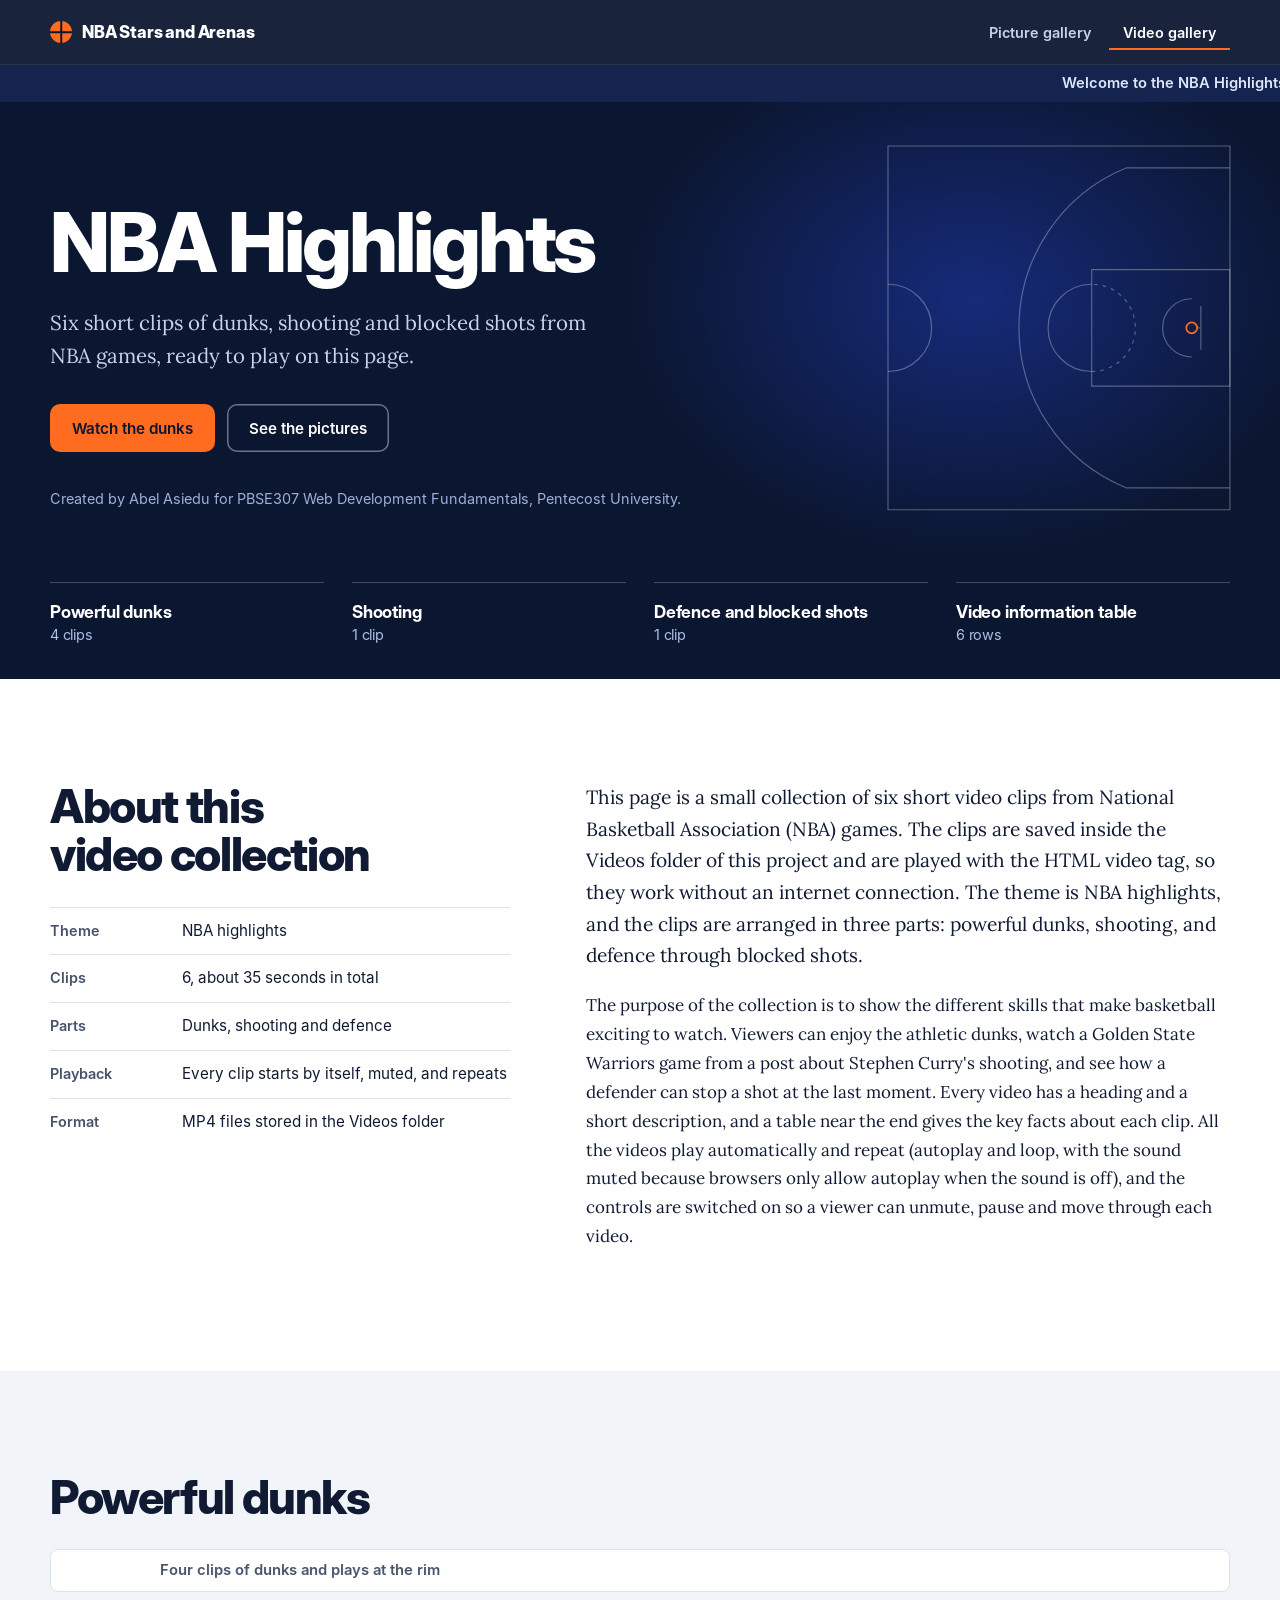
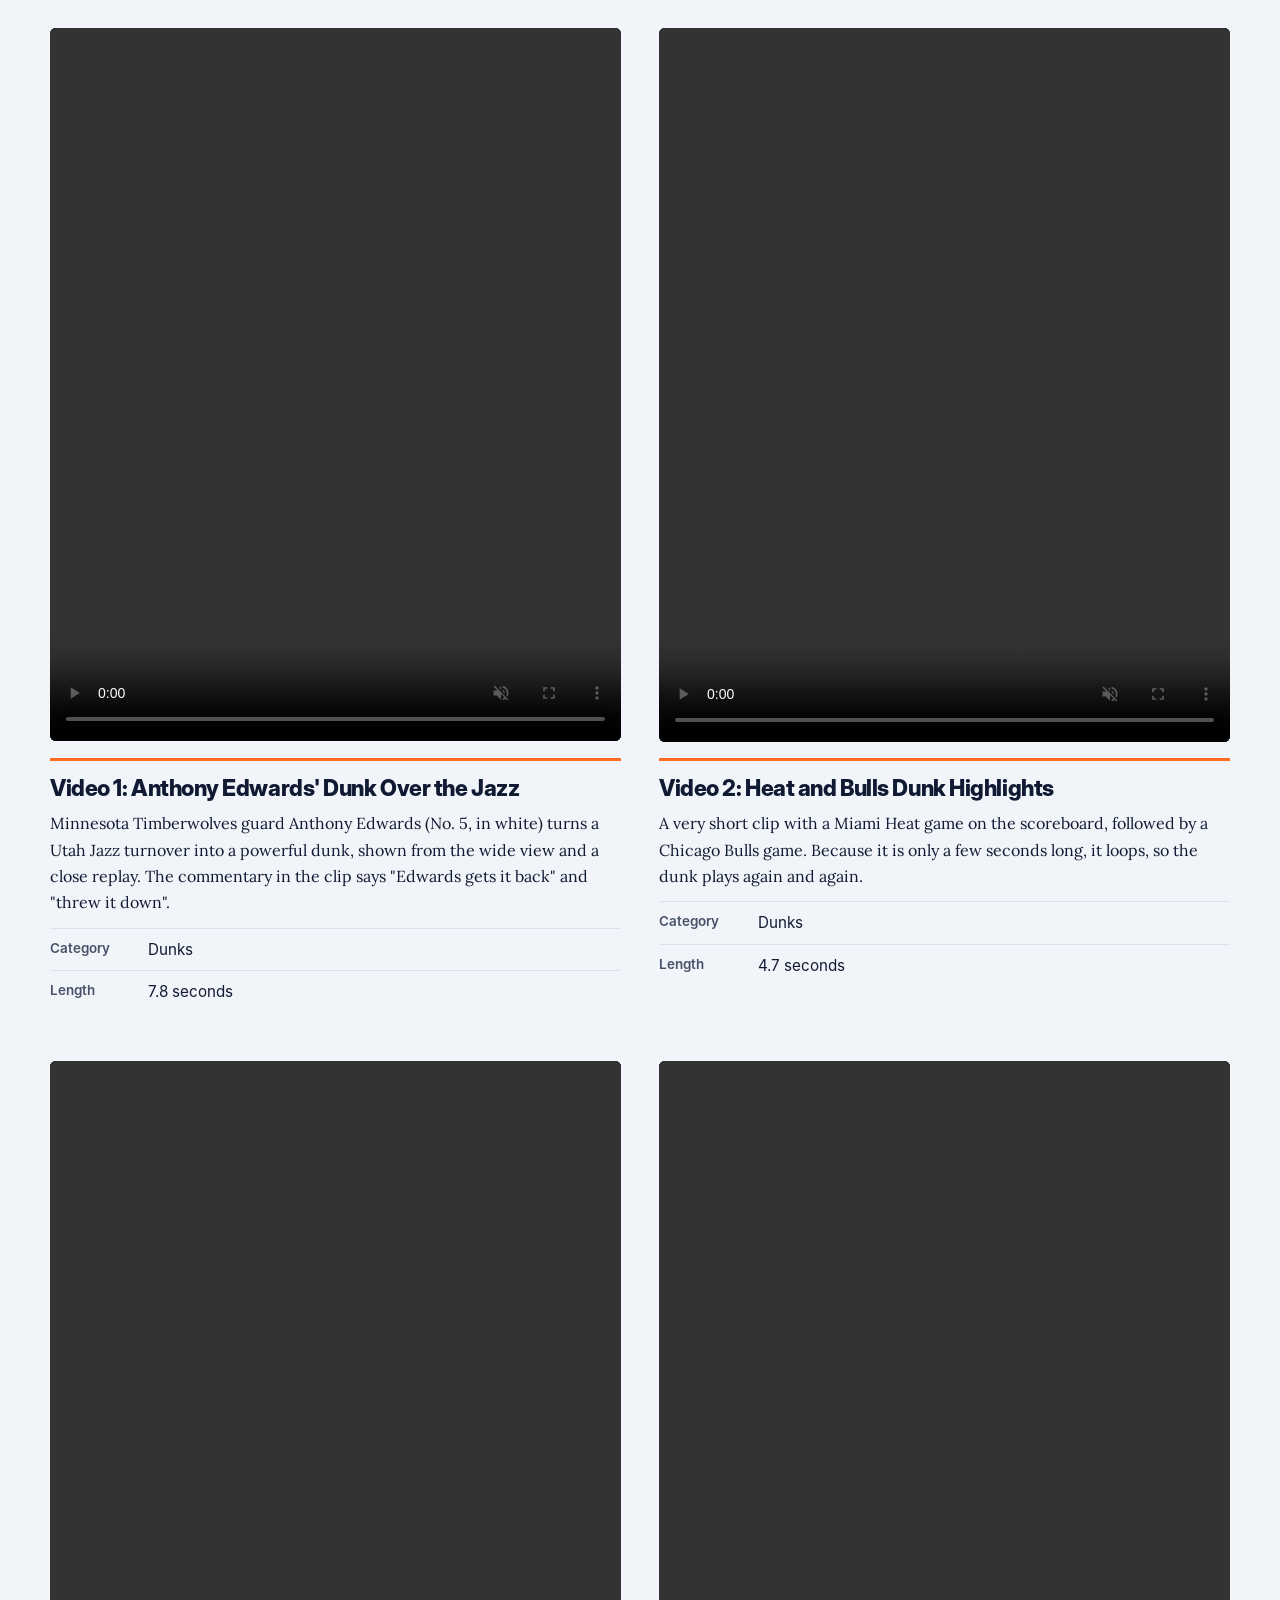
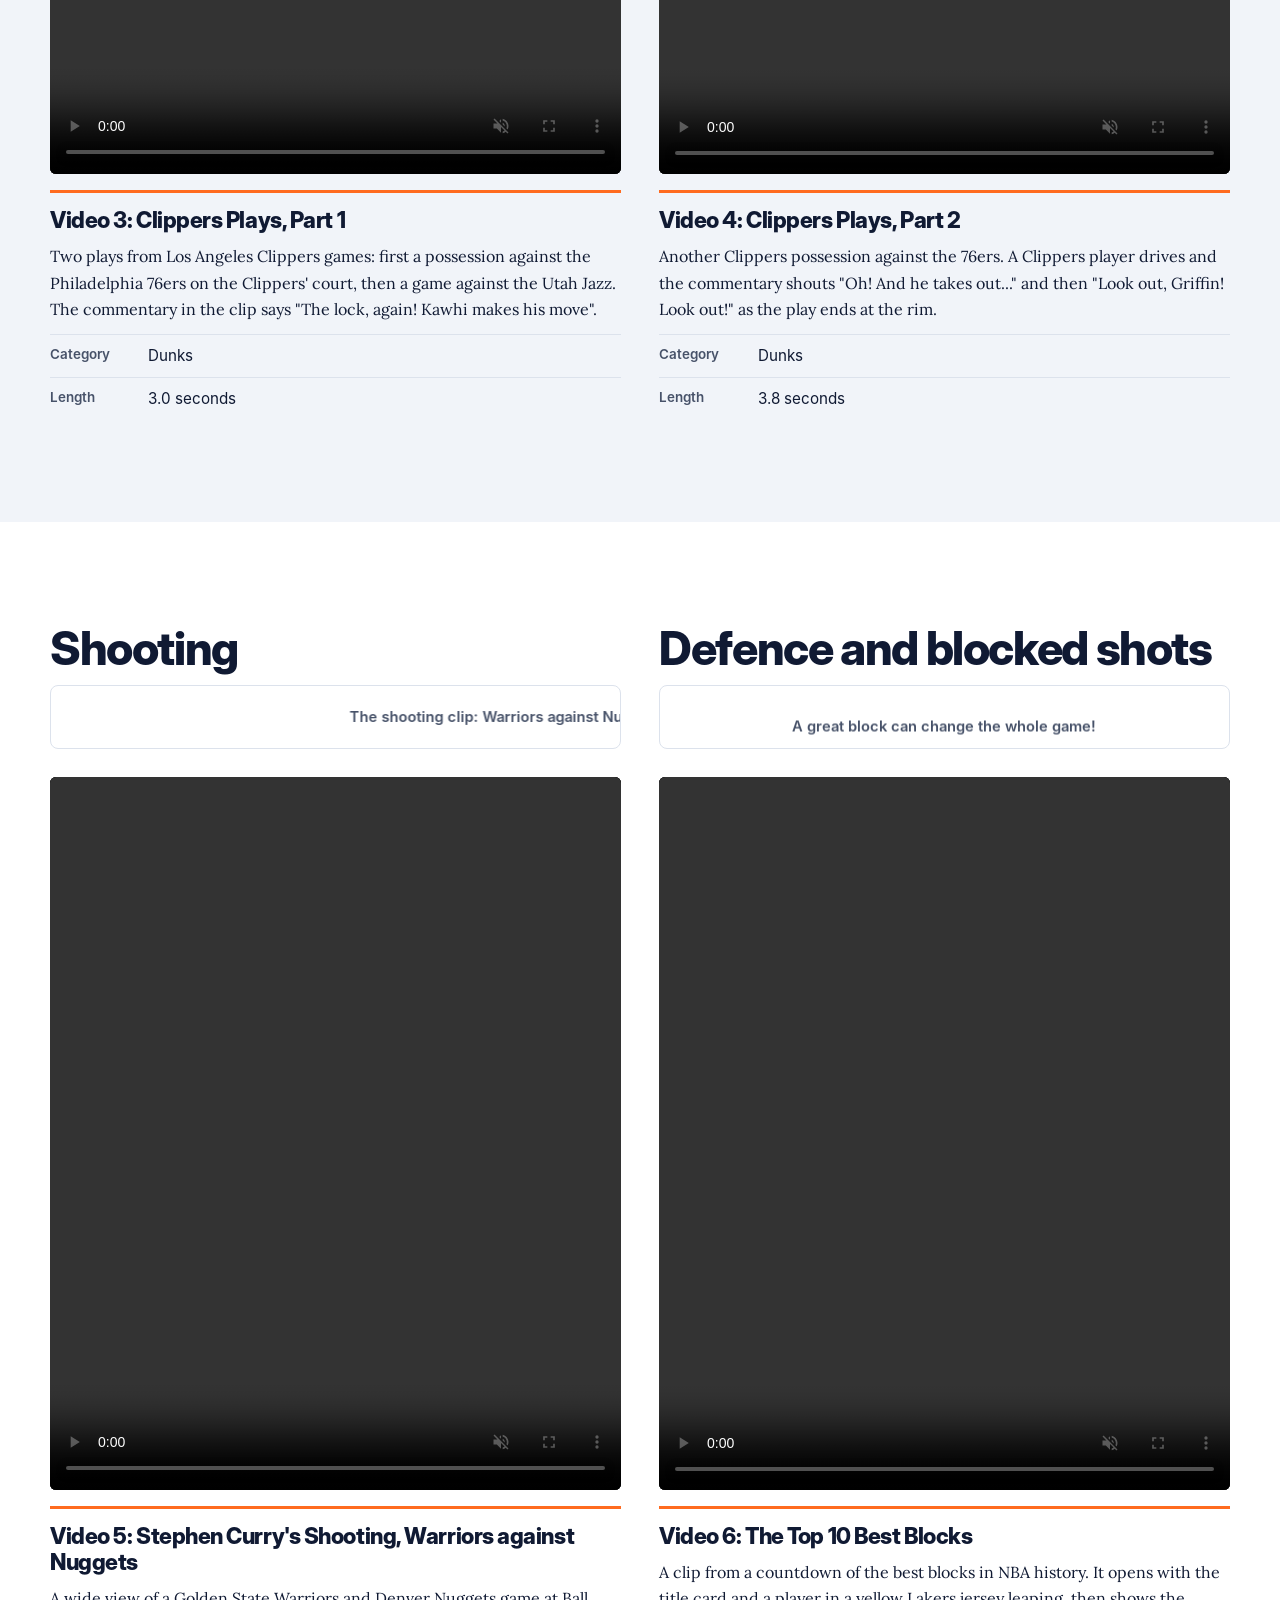
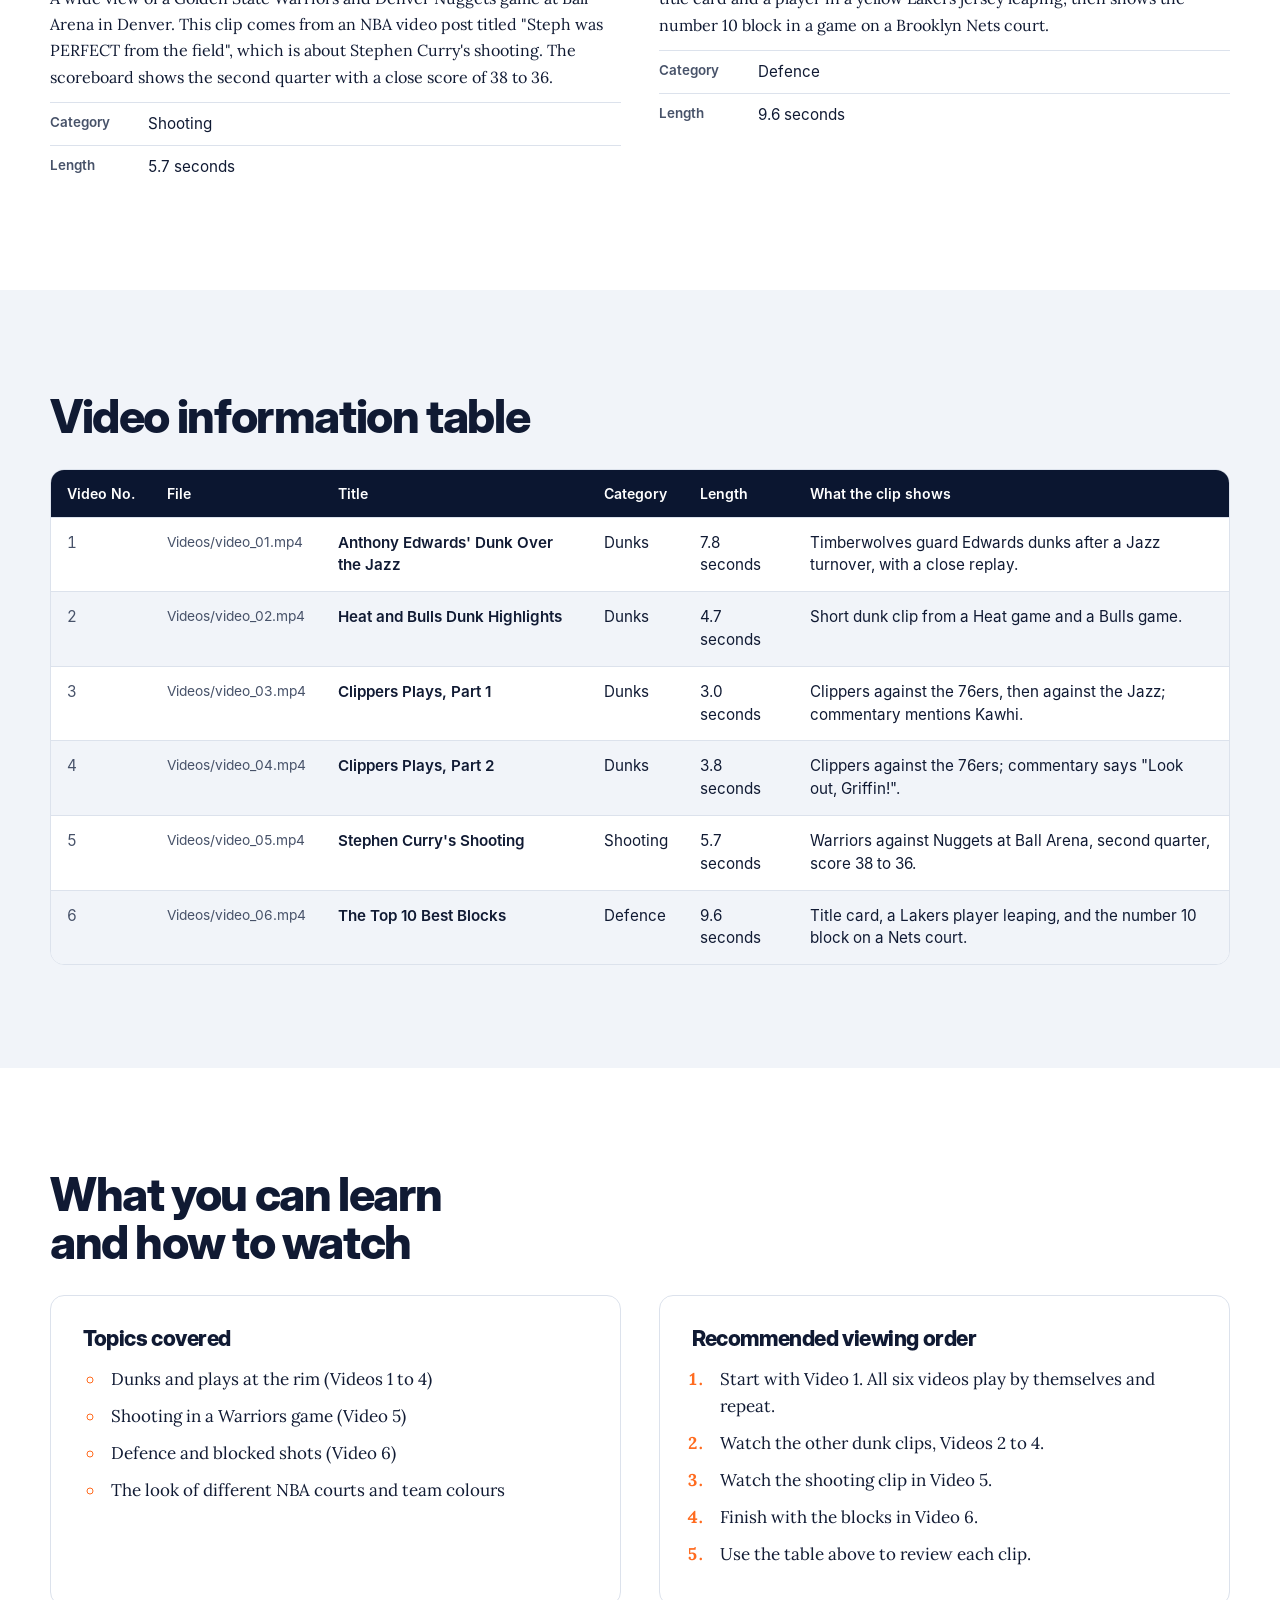
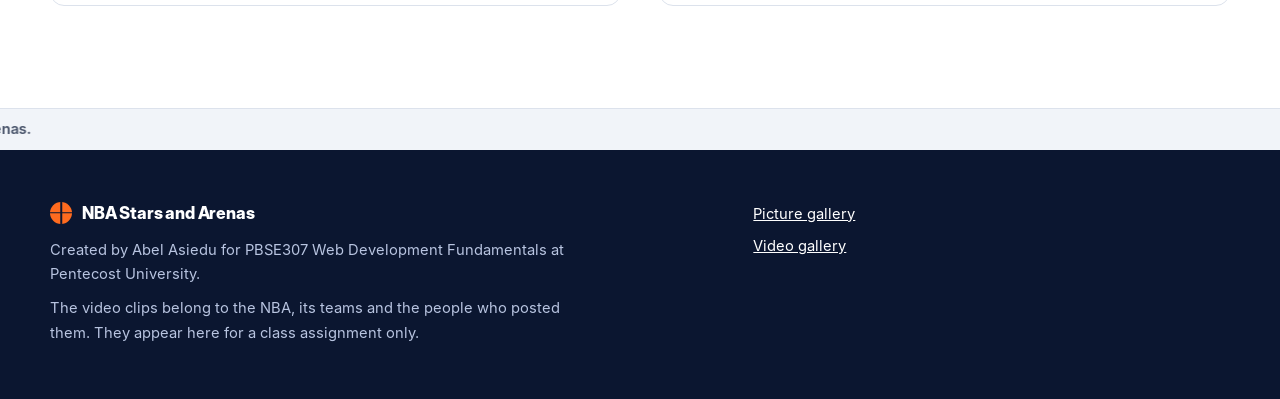
<file: video_gallery.html>
<!DOCTYPE html>
<html lang="en">

<!-- ============================================================
     PBSE307 - Web Development Fundamentals
     Task 2: Video Gallery (styled version)
     Student: Abel Asiedu
     Theme: NBA Highlights - Dunks, Shooting and Defence
     Layout and colours come from styles.css.
     ============================================================ -->

<head>
    <meta charset="UTF-8">
    <meta name="viewport" content="width=device-width, initial-scale=1">
    <meta name="description" content="Six short NBA highlight clips: dunks, shooting and blocked shots.">
    <title>NBA Highlights - Video Gallery</title>
    <link rel="stylesheet" href="styles.css">
</head>

<body>

    <a class="skip-link" href="#main">Skip to the videos</a>

    <!-- ===================== HEADER ===================== -->

    <header class="site-header">
        <div class="wrap">
            <a class="brand" href="image_gallery.html">
                <span class="brand__mark" aria-hidden="true"></span>
                NBA Stars and Arenas
            </a>
            <nav class="nav" aria-label="Main">
                <a href="image_gallery.html">Picture gallery</a>
                <a href="video_gallery.html" aria-current="page">Video gallery</a>
            </nav>
        </div>
    </header>

    <!-- Marquee 1: welcome message, scrolls from right to left -->
    <marquee class="ticker ticker--top" direction="left" behavior="scroll" scrollamount="8">
        Welcome to the NBA Highlights Video Gallery! &nbsp;&nbsp;&nbsp; Press play on any video to watch.
    </marquee>

    <main id="main">

        <!-- ===================== HERO ===================== -->

        <section class="hero">

            <!-- Half basketball court in line art (decoration only) -->
            <svg class="hero__court" viewBox="0 0 470 500" aria-hidden="true" focusable="false">
                <g transform="translate(0 500) rotate(-90)">
                    <rect class="draw d1" pathLength="1" x="0" y="0" width="500" height="470"/>
                    <rect class="draw d2" pathLength="1" x="170" y="280" width="160" height="190"/>
                    <path class="draw d3" pathLength="1" d="M30 470 L30 328 A237.5 237.5 0 0 1 470 328 L470 470"/>
                    <path class="draw d4" pathLength="1" d="M190 280 A60 60 0 0 1 310 280"/>
                    <path class="dash" d="M190 280 A60 60 0 0 0 310 280"/>
                    <path class="draw d4" pathLength="1" d="M190 0 A60 60 0 0 0 310 0"/>
                    <path class="draw d5" pathLength="1" d="M220 430 H280 M250 430 V425"/>
                    <path class="draw d5" pathLength="1" d="M210 417.5 A40 40 0 0 1 290 417.5"/>
                    <circle class="rim" cx="250" cy="417.5" r="7.5"/>
                </g>
            </svg>

            <div class="wrap hero__grid">
                <div class="hero__copy">
                    <h1>NBA Highlights</h1>
                    <p class="hero__lead">
                        Six short clips of dunks, shooting and blocked shots from NBA games, ready to play on this page.
                    </p>
                    <div class="hero__actions">
                        <a class="btn btn--primary" href="#dunks">Watch the dunks</a>
                        <a class="btn btn--ghost" href="image_gallery.html">See the pictures</a>
                    </div>
                    <p class="byline">Created by Abel Asiedu for PBSE307 Web Development Fundamentals, Pentecost University.</p>
                </div>

                <nav class="toc" aria-label="In this collection">
                    <ul>
                        <li><a href="#dunks">Powerful dunks <span>4 clips</span></a></li>
                        <li><a href="#shooting">Shooting <span>1 clip</span></a></li>
                        <li><a href="#defence">Defence and blocked shots <span>1 clip</span></a></li>
                        <li><a href="#facts">Video information table <span>6 rows</span></a></li>
                    </ul>
                </nav>
            </div>
        </section>

        <!-- ===================== ABOUT ===================== -->

        <section class="band" id="about" aria-labelledby="about-title">
            <div class="wrap about">
                <div>
                    <h2 id="about-title">About this video collection</h2>
                    <dl class="facts">
                        <div><dt>Theme</dt><dd>NBA highlights</dd></div>
                        <div><dt>Clips</dt><dd>6, about 35 seconds in total</dd></div>
                        <div><dt>Parts</dt><dd>Dunks, shooting and defence</dd></div>
                        <div><dt>Playback</dt><dd>Every clip starts by itself, muted, and repeats</dd></div>
                        <div><dt>Format</dt><dd>MP4 files stored in the Videos folder</dd></div>
                    </dl>
                </div>

                <div class="about__copy">
                    <p>
                        This page is a small collection of six short video clips from National Basketball Association (NBA)
                        games. The clips are saved inside the Videos folder of this project and are played with the HTML
                        video tag, so they work without an internet connection. The theme is NBA highlights, and the clips are
                        arranged in three parts: powerful dunks, shooting, and defence through blocked shots.
                    </p>
                    <p>
                        The purpose of the collection is to show the different skills that make basketball exciting to watch.
                        Viewers can enjoy the athletic dunks, watch a Golden State Warriors game from a post about Stephen
                        Curry's shooting, and see how a defender can stop a shot at the last moment. Every video has a heading
                        and a short description, and a table near the end gives the key facts about each clip. All the videos
                        play automatically and repeat (autoplay and loop, with the sound muted because browsers only allow
                        autoplay when the sound is off), and the controls are switched on so a viewer can unmute, pause and
                        move through each video.
                    </p>
                </div>
            </div>
        </section>

        <!-- ===================== PART 1 : DUNKS ===================== -->

        <section class="band band--mist" id="dunks" aria-labelledby="dunks-title">
            <div class="wrap">
                <div class="section-head">
                    <h2 id="dunks-title">Powerful dunks</h2>
                </div>

                <!-- Marquee 2: moves left to right and bounces back (alternate) -->
                <marquee class="ticker ticker--section" direction="right" behavior="alternate" scrollamount="4">
                    Four clips of dunks and plays at the rim
                </marquee>

                <div class="clips">

                    <figure class="clip">
                        <div class="frame">
                            <video width="720" height="716" controls muted autoplay loop playsinline>
                                <source src="Videos/video_01.mp4" type="video/mp4">
                                Your browser does not support the video tag.
                            </video>
                        </div>
                        <figcaption class="clip__body">
                            <h3>Video 1: Anthony Edwards' Dunk Over the Jazz</h3>
                            <p>
                                Minnesota Timberwolves guard Anthony Edwards (No. 5, in white) turns a Utah Jazz turnover
                                into a powerful dunk, shown from the wide view and a close replay. The commentary in the clip
                                says "Edwards gets it back" and "threw it down".
                            </p>
                            <dl class="details">
                                <div><dt>Category</dt><dd>Dunks</dd></div>
                                <div><dt>Length</dt><dd>7.8 seconds</dd></div>
                            </dl>
                        </figcaption>
                    </figure>

                    <figure class="clip">
                        <div class="frame">
                            <video width="720" height="916" controls muted autoplay loop playsinline>
                                <source src="Videos/video_02.mp4" type="video/mp4">
                                Your browser does not support the video tag.
                            </video>
                        </div>
                        <figcaption class="clip__body">
                            <h3>Video 2: Heat and Bulls Dunk Highlights</h3>
                            <p>
                                A very short clip with a Miami Heat game on the scoreboard, followed by a Chicago Bulls
                                game. Because it is only a few seconds long, it loops, so the dunk plays again and again.
                            </p>
                            <dl class="details">
                                <div><dt>Category</dt><dd>Dunks</dd></div>
                                <div><dt>Length</dt><dd>4.7 seconds</dd></div>
                            </dl>
                        </figcaption>
                    </figure>

                    <figure class="clip">
                        <div class="frame">
                            <video width="720" height="948" controls muted autoplay loop playsinline>
                                <source src="Videos/video_03.mp4" type="video/mp4">
                                Your browser does not support the video tag.
                            </video>
                        </div>
                        <figcaption class="clip__body">
                            <h3>Video 3: Clippers Plays, Part 1</h3>
                            <p>
                                Two plays from Los Angeles Clippers games: first a possession against the Philadelphia
                                76ers on the Clippers' court, then a game against the Utah Jazz. The commentary in the clip
                                says "The lock, again! Kawhi makes his move".
                            </p>
                            <dl class="details">
                                <div><dt>Category</dt><dd>Dunks</dd></div>
                                <div><dt>Length</dt><dd>3.0 seconds</dd></div>
                            </dl>
                        </figcaption>
                    </figure>

                    <figure class="clip">
                        <div class="frame">
                            <video width="720" height="948" controls muted autoplay loop playsinline>
                                <source src="Videos/video_04.mp4" type="video/mp4">
                                Your browser does not support the video tag.
                            </video>
                        </div>
                        <figcaption class="clip__body">
                            <h3>Video 4: Clippers Plays, Part 2</h3>
                            <p>
                                Another Clippers possession against the 76ers. A Clippers player drives and the commentary
                                shouts "Oh! And he takes out..." and then "Look out, Griffin! Look out!" as the play ends at the rim.
                            </p>
                            <dl class="details">
                                <div><dt>Category</dt><dd>Dunks</dd></div>
                                <div><dt>Length</dt><dd>3.8 seconds</dd></div>
                            </dl>
                        </figcaption>
                    </figure>

                </div>
            </div>
        </section>

        <!-- ===================== PARTS 2 AND 3 : SHOOTING AND DEFENCE ===================== -->

        <div class="band">
            <div class="wrap split">

                <!-- PART 2 : SHOOTING -->
                <section id="shooting" aria-labelledby="shooting-title">
                    <h2 id="shooting-title">Shooting</h2>

                    <!-- Marquee 3: slides in and stops -->
                    <marquee class="ticker ticker--section" direction="left" behavior="slide" scrollamount="10">
                        The shooting clip: Warriors against Nuggets
                    </marquee>

                    <div class="clips">
                        <figure class="clip">
                            <div class="frame">
                                <video width="720" height="704" controls muted autoplay loop playsinline>
                                    <source src="Videos/video_05.mp4" type="video/mp4">
                                    Your browser does not support the video tag.
                                </video>
                            </div>
                            <figcaption class="clip__body">
                                <h3>Video 5: Stephen Curry's Shooting, Warriors against Nuggets</h3>
                                <p>
                                    A wide view of a Golden State Warriors and Denver Nuggets game at Ball Arena in Denver.
                                    This clip comes from an NBA video post titled "Steph was PERFECT from the field", which
                                    is about Stephen Curry's shooting. The scoreboard shows the second quarter with a close
                                    score of 38 to 36.
                                </p>
                                <dl class="details">
                                    <div><dt>Category</dt><dd>Shooting</dd></div>
                                    <div><dt>Length</dt><dd>5.7 seconds</dd></div>
                                </dl>
                            </figcaption>
                        </figure>
                    </div>
                </section>

                <!-- PART 3 : DEFENCE -->
                <section id="defence" aria-labelledby="defence-title">
                    <h2 id="defence-title">Defence and blocked shots</h2>

                    <!-- Marquee 4: text scrolls upwards -->
                    <marquee class="ticker ticker--section ticker--up" direction="up" behavior="scroll" scrollamount="2">
                        A great block can change the whole game!
                    </marquee>

                    <div class="clips">
                        <figure class="clip">
                            <div class="frame">
                                <video width="720" height="948" controls muted autoplay loop playsinline>
                                    <source src="Videos/video_06.mp4" type="video/mp4">
                                    Your browser does not support the video tag.
                                </video>
                            </div>
                            <figcaption class="clip__body">
                                <h3>Video 6: The Top 10 Best Blocks</h3>
                                <p>
                                    A clip from a countdown of the best blocks in NBA history. It opens with the title card
                                    and a player in a yellow Lakers jersey leaping, then shows the number 10 block in a game
                                    on a Brooklyn Nets court.
                                </p>
                                <dl class="details">
                                    <div><dt>Category</dt><dd>Defence</dd></div>
                                    <div><dt>Length</dt><dd>9.6 seconds</dd></div>
                                </dl>
                            </figcaption>
                        </figure>
                    </div>
                </section>

            </div>
        </div>

        <!-- ===================== VIDEO INFORMATION TABLE ===================== -->

        <section class="band band--mist" id="facts" aria-labelledby="facts-title">
            <div class="wrap">
                <div class="section-head">
                    <h2 id="facts-title">Video information table</h2>
                </div>

                <div class="table-wrap">
                    <table class="data">
                        <caption class="sr-only">Facts about each of the 6 videos in the collection</caption>
                        <thead>
                            <tr>
                                <th scope="col">Video No.</th>
                                <th scope="col">File</th>
                                <th scope="col">Title</th>
                                <th scope="col">Category</th>
                                <th scope="col">Length</th>
                                <th scope="col">What the clip shows</th>
                            </tr>
                        </thead>
                        <tbody>
                            <tr>
                                <td class="num">1</td>
                                <td class="file">Videos/video_01.mp4</td>
                                <td class="name">Anthony Edwards' Dunk Over the Jazz</td>
                                <td>Dunks</td>
                                <td>7.8 seconds</td>
                                <td>Timberwolves guard Edwards dunks after a Jazz turnover, with a close replay.</td>
                            </tr>
                            <tr>
                                <td class="num">2</td>
                                <td class="file">Videos/video_02.mp4</td>
                                <td class="name">Heat and Bulls Dunk Highlights</td>
                                <td>Dunks</td>
                                <td>4.7 seconds</td>
                                <td>Short dunk clip from a Heat game and a Bulls game.</td>
                            </tr>
                            <tr>
                                <td class="num">3</td>
                                <td class="file">Videos/video_03.mp4</td>
                                <td class="name">Clippers Plays, Part 1</td>
                                <td>Dunks</td>
                                <td>3.0 seconds</td>
                                <td>Clippers against the 76ers, then against the Jazz; commentary mentions Kawhi.</td>
                            </tr>
                            <tr>
                                <td class="num">4</td>
                                <td class="file">Videos/video_04.mp4</td>
                                <td class="name">Clippers Plays, Part 2</td>
                                <td>Dunks</td>
                                <td>3.8 seconds</td>
                                <td>Clippers against the 76ers; commentary says "Look out, Griffin!".</td>
                            </tr>
                            <tr>
                                <td class="num">5</td>
                                <td class="file">Videos/video_05.mp4</td>
                                <td class="name">Stephen Curry's Shooting</td>
                                <td>Shooting</td>
                                <td>5.7 seconds</td>
                                <td>Warriors against Nuggets at Ball Arena, second quarter, score 38 to 36.</td>
                            </tr>
                            <tr>
                                <td class="num">6</td>
                                <td class="file">Videos/video_06.mp4</td>
                                <td class="name">The Top 10 Best Blocks</td>
                                <td>Defence</td>
                                <td>9.6 seconds</td>
                                <td>Title card, a Lakers player leaping, and the number 10 block on a Nets court.</td>
                            </tr>
                        </tbody>
                    </table>
                </div>
            </div>
        </section>

        <!-- ===================== LISTS ===================== -->

        <section class="band" id="learn" aria-labelledby="learn-title">
            <div class="wrap">
                <div class="section-head">
                    <h2 id="learn-title">What you can learn and how to watch</h2>
                </div>

                <div class="panels">
                    <div class="panel">
                        <h3>Topics covered</h3>
                        <!-- Unordered list with circle markers -->
                        <ul type="circle">
                            <li>Dunks and plays at the rim (Videos 1 to 4)</li>
                            <li>Shooting in a Warriors game (Video 5)</li>
                            <li>Defence and blocked shots (Video 6)</li>
                            <li>The look of different NBA courts and team colours</li>
                        </ul>
                    </div>

                    <div class="panel">
                        <h3>Recommended viewing order</h3>
                        <!-- Ordered list with numbers -->
                        <ol type="1">
                            <li>Start with Video 1. All six videos play by themselves and repeat.</li>
                            <li>Watch the other dunk clips, Videos 2 to 4.</li>
                            <li>Watch the shooting clip in Video 5.</li>
                            <li>Finish with the blocks in Video 6.</li>
                            <li>Use the table above to review each clip.</li>
                        </ol>
                    </div>
                </div>
            </div>
        </section>

    </main>

    <!-- Marquee 5: closing message -->
    <marquee class="ticker ticker--close" direction="right" behavior="scroll" scrollamount="5">
        Thank you for watching! &nbsp;&nbsp;&nbsp; Visit the Picture Gallery page to see NBA players and arenas.
    </marquee>

    <!-- ===================== FOOTER ===================== -->

    <footer class="site-footer">
        <div class="wrap">
            <div>
                <a class="brand" href="image_gallery.html">
                    <span class="brand__mark" aria-hidden="true"></span>
                    NBA Stars and Arenas
                </a>
                <p>Created by Abel Asiedu for PBSE307 Web Development Fundamentals at Pentecost University.</p>
                <p>The video clips belong to the NBA, its teams and the people who posted them. They appear here for a class assignment only.</p>
            </div>
            <nav aria-label="Footer">
                <ul>
                    <li><a href="image_gallery.html">Picture gallery</a></li>
                    <li><a href="video_gallery.html">Video gallery</a></li>
                </ul>
            </nav>
        </div>
    </footer>

</body>

</html>
</file>
<file: styles.css>
/* =====================================================================
   NBA Stars and Arenas - shared stylesheet for both gallery pages
   PBSE307 Web Development Fundamentals - Abel Asiedu

   Design idea: a basketball half-court drawn in line art is the one bold
   moment (hero). Everything else is quiet: one navy, one orange (the ball),
   generous space, and photographs treated like plates in a printed report.

   Contents
   1. Fonts and design tokens
   2. Base and layout helpers
   3. Header and navigation
   4. Tickers (the marquee lines)
   5. Hero and the half-court drawing
   6. Sections, about block, buttons
   7. Player and arena plates
   8. Video clips
   9. Tables and lists
   10. Footer
   11. Responsive rules
   12. Reduced motion
   ===================================================================== */


/* ---------- 1. Fonts and design tokens ---------- */

@font-face {
    font-family: "Inter Display";
    src: url("fonts/inter-display-800.woff") format("woff");
    font-weight: 800;
    font-display: swap;
}
@font-face {
    font-family: "Inter Display";
    src: url("fonts/inter-display-700.woff") format("woff");
    font-weight: 700;
    font-display: swap;
}
@font-face {
    font-family: "Inter";
    src: url("fonts/inter-400.woff") format("woff");
    font-weight: 400;
    font-display: swap;
}
@font-face {
    font-family: "Inter";
    src: url("fonts/inter-600.woff") format("woff");
    font-weight: 600;
    font-display: swap;
}
@font-face {
    font-family: "Lora";
    src: url("fonts/Lora-Variable.ttf") format("truetype");
    font-weight: 400 700;
    font-display: swap;
}

:root {
    /* colour */
    --ink: #0b1630;          /* court navy: hero, header, footer, table heads */
    --ink-soft: #14244f;     /* slightly lighter navy for strips */
    --paint: #2447e0;        /* key blue: links and focus on light areas */
    --ball: #ff6b1f;         /* ball orange: the only accent */
    --paper: #ffffff;
    --mist: #f1f4f9;         /* cool light grey for alternate bands */
    --rule: #dce2ec;         /* hairlines */
    --slate: #475269;        /* secondary text */
    --text: #101a33;         /* main text */
    --on-dark: #c7d2ec;      /* body text on navy */

    /* type */
    --display: "Inter Display", "Inter", "Segoe UI", system-ui, sans-serif;
    --ui: "Inter", "Segoe UI", system-ui, -apple-system, sans-serif;
    --serif: "Lora", Georgia, "Times New Roman", serif;

    /* shape */
    --radius-photo: 6px;
    --radius-panel: 14px;
    --gutter: clamp(20px, 4vw, 48px);
    --gap: clamp(20px, 3vw, 40px);
}


/* ---------- 2. Base and layout helpers ---------- */

*,
*::before,
*::after {
    box-sizing: border-box;
}

html {
    scroll-behavior: smooth;
    scroll-padding-top: 88px;
    -webkit-text-size-adjust: 100%;
}

body {
    margin: 0;
    background: var(--paper);
    color: var(--text);
    font-family: var(--serif);
    font-size: 1.0625rem;
    line-height: 1.7;
    -webkit-font-smoothing: antialiased;
    text-rendering: optimizeLegibility;
}

img,
video {
    max-width: 100%;
}

a {
    color: var(--paint);
}

p {
    margin: 0 0 1em;
}

.wrap {
    width: min(1180px, 100% - 2 * var(--gutter));
    margin-inline: auto;
}

.sr-only {
    position: absolute;
    width: 1px;
    height: 1px;
    overflow: hidden;
    clip: rect(0 0 0 0);
    white-space: nowrap;
}

.skip-link {
    position: absolute;
    left: 16px;
    top: -60px;
    z-index: 100;
    padding: 10px 16px;
    border-radius: 8px;
    background: var(--ball);
    color: var(--ink);
    font: 600 0.95rem var(--ui);
    text-decoration: none;
}
.skip-link:focus {
    top: 12px;
}

a:focus-visible,
.btn:focus-visible {
    outline: 3px solid var(--ball);
    outline-offset: 3px;
    border-radius: 6px;
}


/* ---------- 3. Header and navigation ---------- */

.site-header {
    position: sticky;
    top: 0;
    z-index: 50;
    background: rgba(11, 22, 48, 0.94);
    -webkit-backdrop-filter: blur(10px);
    backdrop-filter: blur(10px);
    border-bottom: 1px solid rgba(255, 255, 255, 0.08);
}

.site-header .wrap {
    display: flex;
    align-items: center;
    gap: 24px;
    min-height: 64px;
}

.brand {
    display: inline-flex;
    align-items: center;
    gap: 10px;
    color: #fff;
    font: 800 1.05rem var(--display);
    letter-spacing: -0.01em;
    text-decoration: none;
    white-space: nowrap;
}

/* a plain ball drawn with CSS: orange disc with two seam lines */
.brand__mark {
    position: relative;
    width: 22px;
    height: 22px;
    border-radius: 50%;
    background: var(--ball);
    overflow: hidden;
}
.brand__mark::before,
.brand__mark::after {
    content: "";
    position: absolute;
    background: var(--ink);
}
.brand__mark::before {
    left: 50%;
    top: 0;
    bottom: 0;
    width: 1.5px;
    transform: translateX(-50%);
}
.brand__mark::after {
    top: 50%;
    left: 0;
    right: 0;
    height: 1.5px;
    transform: translateY(-50%);
}

.nav {
    display: flex;
    gap: 4px;
    margin-left: auto;
    overflow-x: auto;
    scrollbar-width: none;
}
.nav::-webkit-scrollbar {
    display: none;
}

.nav a {
    padding: 9px 14px;
    border-radius: 8px;
    color: #c9d3ea;
    font: 600 0.9rem var(--ui);
    text-decoration: none;
    white-space: nowrap;
    transition: background 0.2s, color 0.2s;
}
.nav a:hover {
    background: rgba(255, 255, 255, 0.09);
    color: #fff;
}
.nav a[aria-current="page"] {
    color: #fff;
    box-shadow: inset 0 -2px 0 var(--ball);
    border-radius: 8px 8px 0 0;
}


/* ---------- 4. Tickers (the <marquee> lines) ---------- */

.ticker {
    display: block;
    width: 100%;
    padding: 13px 0;
    border-block: 1px solid var(--rule);
    background: var(--paper);
    color: var(--slate);
    font: 600 0.92rem/1 var(--ui);
}

/* slim strip directly under the header */
.ticker--top {
    padding: 11px 0;
    border: 0;
    background: var(--ink-soft);
    color: #dde6fa;
}

/* strip that closes the page, above the footer */
.ticker--close {
    border-bottom: 0;
    background: var(--mist);
}

/* vertical marquee needs a fixed height */
.ticker--up {
    height: 72px;
    padding: 0;
    text-align: center;
}

/* a short ticker that sits under a section heading */
.ticker--section {
    margin-bottom: 36px;
    border-radius: 8px;
    border: 1px solid var(--rule);
    background: var(--paper);
}


/* ---------- 5. Hero and the half-court drawing ---------- */

.hero {
    position: relative;
    isolation: isolate;
    overflow: hidden;
    background: var(--ink);
    color: #fff;
}

/* faint arena spotlight behind the court */
.hero::before {
    content: "";
    position: absolute;
    inset: 0;
    z-index: -2;
    background: radial-gradient(38% 62% at 76% 34%, rgba(36, 71, 224, 0.42), transparent 72%);
}

.hero__court {
    position: absolute;
    z-index: -1;
    top: 44px;
    right: max(var(--gutter), calc((100% - 1180px) / 2));
    height: calc(100% - 214px);
    width: auto;
    overflow: visible;
    fill: none;
    stroke: rgba(255, 255, 255, 0.3);
    stroke-width: 1.6;
}

.hero__court .rim {
    stroke: var(--ball);
    stroke-width: 2.4;
}

/* the lines draw themselves once, when the page opens */
.hero__court .draw {
    stroke-dasharray: 1;
    stroke-dashoffset: 1;
    animation: draw-line 1.9s cubic-bezier(0.65, 0, 0.35, 1) both;
}
.hero__court .d2 { animation-delay: 0.2s; }
.hero__court .d3 { animation-delay: 0.4s; }
.hero__court .d4 { animation-delay: 0.6s; }
.hero__court .d5 { animation-delay: 0.8s; }

/* the lower half of the free-throw circle is dashed on a real court */
.hero__court .dash {
    stroke-dasharray: 5 7;
}

@keyframes draw-line {
    to { stroke-dashoffset: 0; }
}

.hero__grid {
    display: grid;
    grid-template-columns: minmax(0, 1.15fr) minmax(0, 0.85fr);
    column-gap: clamp(28px, 6vw, 88px);
    row-gap: clamp(40px, 6vw, 72px);
    padding-top: clamp(52px, 8vw, 104px);
}

.hero h1 {
    margin: 0 0 24px;
    font: 800 clamp(2.7rem, 6.4vw, 5.5rem) / 0.96 var(--display);
    letter-spacing: -0.035em;
    text-wrap: balance;
}

.hero__lead {
    max-width: 44ch;
    margin: 0 0 32px;
    color: var(--on-dark);
    font-size: clamp(1.05rem, 1.6vw, 1.28rem);
    line-height: 1.6;
}

.hero__actions {
    display: flex;
    flex-wrap: wrap;
    gap: 12px;
    margin-bottom: 36px;
}

.byline {
    margin: 0;
    color: #9fb0d8;
    font: 400 0.9rem/1.5 var(--ui);
}

/* contents: a ruled strip along the bottom of the hero */
.toc {
    grid-column: 1 / -1;
    padding-bottom: 10px;
}

.toc ul {
    display: grid;
    grid-template-columns: repeat(auto-fit, minmax(170px, 1fr));
    gap: 0 28px;
    margin: 0;
    padding: 0;
    list-style: none;
}
.toc li {
    border-top: 1px solid rgba(255, 255, 255, 0.22);
}

.toc a {
    display: flex;
    flex-direction: column;
    align-items: flex-start;
    gap: 4px;
    padding: 18px 0 26px;
    color: #fff;
    font: 700 1.08rem/1.25 var(--display);
    letter-spacing: -0.01em;
    text-decoration: none;
    transition: color 0.2s;
}
.toc a:hover {
    color: var(--ball);
}
.toc a span {
    color: #aebfe6;
    font: 400 0.9rem var(--ui);
}


/* ---------- 6. Sections, about block, buttons ---------- */

.band {
    padding-block: clamp(56px, 8vw, 104px);
}
.band--mist {
    background: var(--mist);
}

.section-head {
    max-width: 760px;
    margin-bottom: 28px;
}

.band h2,
.split h2 {
    margin: 0 0 12px;
    font: 800 clamp(1.9rem, 3.6vw, 2.9rem) / 1.05 var(--display);
    letter-spacing: -0.03em;
    text-wrap: balance;
}

.section-head p {
    margin: 0;
    max-width: 58ch;
    color: var(--slate);
}

.about {
    display: grid;
    grid-template-columns: minmax(0, 5fr) minmax(0, 7fr);
    gap: clamp(28px, 6vw, 88px);
    align-items: start;
}

.about__copy p {
    max-width: 62ch;
}
.about__copy p:first-child {
    font-size: 1.2rem;
    line-height: 1.65;
}

.facts {
    margin: 28px 0 0;
}
.facts div {
    display: grid;
    grid-template-columns: 7.5rem minmax(0, 1fr);
    gap: 12px;
    padding: 12px 0;
    border-top: 1px solid var(--rule);
}
.facts dt {
    color: var(--slate);
    font: 600 0.9rem/1.5 var(--ui);
}
.facts dd {
    margin: 0;
    font: 400 0.95rem/1.5 var(--ui);
}

.btn {
    display: inline-flex;
    align-items: center;
    min-height: 48px;
    padding: 0 22px;
    border-radius: 10px;
    font: 600 0.95rem var(--ui);
    text-decoration: none;
    transition: background 0.2s, box-shadow 0.2s;
}
.btn--primary {
    background: var(--ball);
    color: var(--ink);
}
.btn--primary:hover {
    background: #ff8247;
}
.btn--ghost {
    color: #fff;
    box-shadow: inset 0 0 0 1.5px rgba(255, 255, 255, 0.4);
}
.btn--ghost:hover {
    background: rgba(255, 255, 255, 0.1);
}


/* ---------- 7. Player and arena plates ---------- */

/* team colours used for the thin rule above each caption */
.t-lakers   { --team: #552583; }
.t-celtics  { --team: #007a33; }
.t-bulls    { --team: #ce1141; }
.t-warriors { --team: #1d428a; }
.t-clippers { --team: #c8102e; }
.t-sixers   { --team: #006bb6; }
.t-arena    { --team: var(--ink); }

/* rows: photo, then caption. Subgrid keeps photos and captions aligned across a row */
.lineup {
    display: grid;
    grid-template-columns: repeat(3, minmax(0, 1fr));
    grid-template-rows: auto auto;
    column-gap: var(--gap);
    row-gap: 0;
    margin-bottom: calc(-1 * clamp(28px, 4vw, 48px));
}
.lineup--action {
    grid-template-columns: 1fr 1fr 2fr;
}
.lineup--arenas {
    grid-template-columns: 1fr 2fr;
}

.plate {
    display: grid;
    grid-row: span 2;
    grid-template-rows: subgrid;
    row-gap: 0;
    margin: 0;
    padding-bottom: clamp(28px, 4vw, 48px);
}

/* the photo frame: crops the picture without stretching it */
.frame {
    position: relative;
    overflow: hidden;
    border-radius: var(--radius-photo);
    background: var(--rule);
    aspect-ratio: 4 / 5;
}
.plate--wide .frame {
    aspect-ratio: auto;
}
.frame img {
    position: absolute;
    inset: 0;
    width: 100%;
    height: 100%;
    object-fit: cover;
    object-position: var(--pos, 50% 14%);
}
.pos-sixers { --pos: 72% 35%; }
.pos-garden { --pos: 50% 68%; }
.pos-chase  { --pos: 50% 58%; }

.plate__body {
    margin-top: 16px;
    padding-top: 14px;
    border-top: 3px solid var(--team, var(--rule));
}

.plate h3,
.clip h3 {
    margin: 0;
    font: 800 1.4rem/1.15 var(--display);
    letter-spacing: -0.02em;
}

.plate__team {
    margin: 4px 0 10px;
    color: var(--slate);
    font: 600 0.92rem/1.4 var(--ui);
}

.details {
    margin: 0;
}
.details div {
    display: grid;
    grid-template-columns: 5.4rem minmax(0, 1fr);
    gap: 12px;
    padding: 9px 0;
    border-top: 1px solid var(--rule);
}
.details dt {
    color: var(--slate);
    font: 600 0.84rem/1.55 var(--ui);
}
.details dd {
    margin: 0;
    font: 400 0.95rem/1.55 var(--ui);
}


/* ---------- 8. Video clips ---------- */

.clips {
    display: grid;
    grid-template-columns: repeat(2, minmax(0, 1fr));
    grid-template-rows: auto auto;
    column-gap: var(--gap);
    row-gap: 0;
    margin-bottom: calc(-1 * clamp(28px, 4vw, 48px));
}

.clip {
    display: grid;
    grid-row: span 2;
    grid-template-rows: subgrid;
    row-gap: 0;
    margin: 0;
    padding-bottom: clamp(28px, 4vw, 48px);
}

.clip .frame {
    background: #000;
}
.clip video {
    position: absolute;
    inset: 0;
    display: block;
    width: 100%;
    height: 100%;
    object-fit: contain;
    background: #000;
}

.clip__body {
    margin-top: 16px;
    padding-top: 14px;
    border-top: 3px solid var(--ball);
}
.clip__body p {
    margin: 10px 0 12px;
    color: var(--text);
    font-size: 1rem;
    line-height: 1.65;
}

.split {
    display: grid;
    grid-template-columns: repeat(2, minmax(0, 1fr));
    gap: var(--gap);
    align-items: start;
}
.split .clips {
    grid-template-columns: minmax(0, 1fr);
}
/* both strips share one height so the two videos start level */
.split .ticker--section {
    height: 64px;
    margin-bottom: 28px;
    padding: 0;
    line-height: 62px;
}


/* ---------- 9. Tables and lists ---------- */

.table-wrap {
    overflow-x: auto;
    border: 1px solid var(--rule);
    border-radius: var(--radius-panel);
    background: var(--paper);
}

.data {
    width: 100%;
    min-width: 780px;
    border-collapse: collapse;
    font: 400 0.95rem/1.5 var(--ui);
}
.data thead th {
    padding: 15px 16px;
    background: var(--ink);
    color: #fff;
    font: 600 0.88rem var(--ui);
    text-align: left;
    white-space: nowrap;
}
.data tbody th,
.data tbody td {
    padding: 14px 16px;
    border-top: 1px solid var(--rule);
    vertical-align: top;
    text-align: left;
}
.data tbody th {
    font-weight: 600;
}
.data tbody tr:nth-child(even) {
    background: var(--mist);
}
.data .name {
    min-width: 12rem;
    font-weight: 600;
}
.data .num {
    width: 4.5rem;
    color: var(--slate);
    font-variant-numeric: tabular-nums;
}
.data .file {
    color: var(--slate);
    font-size: 0.86rem;
    white-space: nowrap;
}

.panels {
    display: grid;
    grid-template-columns: repeat(2, minmax(0, 1fr));
    gap: var(--gap);
}
.panel {
    padding: 30px 32px 26px;
    border: 1px solid var(--rule);
    border-radius: var(--radius-panel);
    background: var(--paper);
}
.panel h3 {
    margin: 0 0 14px;
    font: 800 1.35rem/1.2 var(--display);
    letter-spacing: -0.02em;
}
.panel ul,
.panel ol {
    margin: 0;
    padding-left: 1.35rem;
}
.panel li {
    margin: 0 0 10px;
    padding-left: 6px;
    line-height: 1.6;
}
.panel li::marker {
    color: var(--ball);
    font-weight: 700;
}


/* ---------- 10. Footer ---------- */

.site-footer {
    padding-block: 52px 44px;
    background: var(--ink);
    color: #b8c4e0;
    font: 400 0.92rem/1.65 var(--ui);
}
.site-footer .wrap {
    display: grid;
    grid-template-columns: minmax(0, 1.4fr) minmax(0, 1fr);
    gap: 36px;
}
.site-footer .brand {
    margin-bottom: 14px;
}
.site-footer p {
    max-width: 58ch;
    margin: 0 0 10px;
}
.site-footer ul {
    margin: 0;
    padding: 0;
    list-style: none;
}
.site-footer li {
    margin-bottom: 8px;
}
.site-footer a {
    color: #fff;
}
.site-footer a:hover {
    color: var(--ball);
}


/* ---------- 11. Responsive rules ---------- */

@media (max-width: 960px) {
    .hero__grid,
    .about {
        grid-template-columns: minmax(0, 1fr);
    }
    .hero__court {
        top: 24px;
        right: -22%;
        height: 58%;
        opacity: 0.4;
    }
    .details div {
        grid-template-columns: minmax(0, 1fr);
        gap: 0;
    }

    /* two small plates, then the wide plate across the full row */
    .lineup--action {
        grid-template-columns: 1fr 1fr;
    }
    .lineup--action .plate--wide {
        grid-column: 1 / -1;
    }
    .plate--wide .frame {
        aspect-ratio: 16 / 9;
    }
    .split {
        grid-template-columns: minmax(0, 1fr);
        gap: 56px;
    }
}

@media (max-width: 720px) {
    .site-header .wrap {
        flex-wrap: wrap;
        gap: 4px 16px;
        padding-block: 10px;
    }
    .nav {
        width: 100%;
        margin-left: -14px;
    }

    .lineup,
    .lineup--action,
    .lineup--arenas,
    .clips {
        grid-template-columns: minmax(0, 1fr);
        justify-items: center;
    }
    .plate,
    .clip {
        width: 100%;
        max-width: 480px;
    }
    .lineup--action .plate--wide,
    .lineup--arenas .plate--wide {
        max-width: 480px;
    }
    .plate--wide .frame {
        aspect-ratio: 4 / 3;
    }

    .panels,
    .site-footer .wrap {
        grid-template-columns: minmax(0, 1fr);
    }
    .panel {
        padding: 24px 22px 18px;
    }
    .facts div {
        grid-template-columns: 6.2rem minmax(0, 1fr);
    }
}


/* ---------- 12. Reduced motion ---------- */

@media (prefers-reduced-motion: reduce) {
    html {
        scroll-behavior: auto;
    }

    /* ---------- Landing page ---------- */

    .landing-hero {
        min-height: min(810px, 88vh);
    }
    .landing-hero__grid {
        position: relative;
        display: grid;
        grid-template-columns: minmax(0, 1fr) minmax(300px, .7fr);
        align-items: center;
        min-height: 680px;
        padding-block: 80px 48px;
    }
    .landing-hero h1 {
        max-width: 760px;
        margin-bottom: 28px;
        font-size: clamp(3.5rem, 8vw, 7.8rem);
    }
    .landing-hero h1 em,
    .landing-intro h2 em {
        color: var(--ball);
        font-family: var(--serif);
        font-weight: 400;
        letter-spacing: -.04em;
    }
    .landing-hero .hero__lead {
        max-width: 46ch;
    }
    .landing-hero .hero__actions .btn span {
        display: inline-block;
        margin-left: 12px;
        font-size: 1.2em;
        transition: transform .2s;
    }
    .landing-hero .hero__actions .btn:hover span {
        transform: translateX(4px);
    }
    .eyebrow {
        display: flex;
        align-items: center;
        gap: 10px;
        margin: 0 0 22px;
        color: var(--ball);
        font: 600 .78rem/1.2 var(--ui);
        letter-spacing: .14em;
        text-transform: uppercase;
    }
    .eyebrow__dot {
        width: 7px;
        height: 7px;
        border-radius: 50%;
        background: var(--ball);
        box-shadow: 0 0 0 5px rgba(255, 107, 31, .17);
        animation: pulse-dot 2s infinite;
    }
    .eyebrow--light { color: var(--paint); }
    .landing-orbit {
        position: relative;
        width: min(100%, 410px);
        aspect-ratio: 1;
        margin: 0 auto;
        border: 1px solid rgba(255,255,255,.2);
        border-radius: 50%;
        transform: rotate(-12deg);
        animation: orbit-float 6s ease-in-out infinite;
    }
    .landing-orbit::before,
    .landing-orbit::after {
        content: "";
        position: absolute;
        inset: 12%;
        border: 1px dashed rgba(255,255,255,.22);
        border-radius: 50%;
    }
    .landing-orbit::after {
        inset: 25%;
        border-style: solid;
        opacity: .35;
    }
    .landing-orbit__ball {
        position: absolute;
        z-index: 1;
        top: 50%;
        left: 50%;
        width: 120px;
        height: 120px;
        border: 3px solid var(--ink);
        border-radius: 50%;
        background: var(--ball);
        box-shadow: 0 18px 35px rgba(0,0,0,.28);
        transform: translate(-50%,-50%) rotate(18deg);
    }
    .landing-orbit__ball::before,
    .landing-orbit__ball::after {
        content: "";
        position: absolute;
        background: var(--ink);
    }
    .landing-orbit__ball::before { width: 3px; height: 140%; left: 50%; top: -20%; transform: rotate(38deg); }
    .landing-orbit__ball::after { width: 140%; height: 3px; left: -20%; top: 50%; transform: rotate(-38deg); }
    .landing-orbit__label {
        position: absolute;
        z-index: 2;
        padding: 8px 12px;
        border: 1px solid rgba(255,255,255,.2);
        border-radius: 5px;
        background: rgba(11,22,48,.76);
        color: #fff;
        font: 600 .72rem/1.2 var(--ui);
        letter-spacing: .04em;
        text-transform: uppercase;
        transform: rotate(12deg);
    }
    .landing-orbit__label--one { top: 7%; left: 8%; }
    .landing-orbit__label--two { right: 3%; bottom: 20%; }
    .landing-orbit__label--three { bottom: 7%; left: 16%; color: var(--ball); }
    .landing-scroll {
        display: flex;
        align-items: center;
        gap: 14px;
        padding-bottom: 22px;
        color: #9fb0d8;
        font: 600 .72rem var(--ui);
        letter-spacing: .12em;
        text-transform: uppercase;
    }
    .landing-scroll i {
        display: block;
        width: 46px;
        height: 1px;
        background: var(--ball);
        animation: scroll-line 1.8s ease-in-out infinite;
    }
    .landing-intro { background: var(--paper); }
    .landing-intro .section-head { margin-bottom: 50px; }
    .landing-intro h2 { font-size: clamp(2.4rem, 5vw, 4.4rem); }
    .landing-cards { display: grid; grid-template-columns: repeat(2, 1fr); gap: var(--gap); }
    .landing-card {
        position: relative;
        min-height: 360px;
        padding: clamp(26px, 4vw, 48px);
        overflow: hidden;
        border-radius: var(--radius-panel);
        color: #fff;
        text-decoration: none;
        transition: transform .3s, box-shadow .3s;
    }
    .landing-card:hover { transform: translateY(-8px); box-shadow: 0 20px 45px rgba(11,22,48,.18); }
    .landing-card::after {
        content: "";
        position: absolute;
        width: 230px;
        height: 230px;
        right: -60px;
        bottom: -75px;
        border: 1px solid rgba(255,255,255,.2);
        border-radius: 50%;
        box-shadow: 0 0 0 30px rgba(255,255,255,.04), 0 0 0 60px rgba(255,255,255,.04);
    }
    .landing-card--pictures { background: linear-gradient(135deg, #172b62, #0b1630); }
    .landing-card--videos { background: linear-gradient(135deg, #e84f0b, #ff7b32); }
    .landing-card__number { color: rgba(255,255,255,.55); font: 600 .8rem var(--ui); letter-spacing: .1em; }
    .landing-card__icon { display: block; margin: 38px 0 18px; color: var(--ball); font: 2.4rem var(--ui); }
    .landing-card--videos .landing-card__icon { color: #fff; }
    .landing-card h3 { margin: 0 0 10px; font: 800 clamp(1.7rem, 3vw, 2.5rem) var(--display); }
    .landing-card p { max-width: 34ch; color: rgba(255,255,255,.78); }
    .landing-card__link { position: absolute; bottom: 38px; left: clamp(26px, 4vw, 48px); font: 600 .85rem var(--ui); }
    .landing-card__link b { margin-left: 12px; color: var(--ball); font-size: 1.2rem; }
    .landing-card--videos .landing-card__link b { color: #fff; }
    .landing-facts { background: var(--mist); }
    .landing-facts .wrap { display: grid; grid-template-columns: .8fr 1.2fr; gap: clamp(40px, 8vw, 120px); align-items: center; }
    .landing-facts h2 { font-size: clamp(2rem, 4vw, 3.2rem); }
    .landing-stat-grid { display: grid; grid-template-columns: repeat(2, 1fr); gap: 1px; background: var(--rule); border: 1px solid var(--rule); }
    .landing-stat { padding: 24px; background: var(--paper); }
    .landing-stat strong { display: block; color: var(--paint); font: 800 clamp(2.4rem, 5vw, 4rem)/1 var(--display); }
    .landing-stat span, .landing-stat small { display: block; font-family: var(--ui); }
    .landing-stat span { margin-top: 8px; font-weight: 600; }
    .landing-stat small { color: var(--slate); font-size: .78rem; }
    .landing-quote { background: var(--ink-soft); color: #fff; text-align: center; }
    .landing-quote__inner { display: flex; flex-direction: column; align-items: center; max-width: 760px; }
    .landing-quote__mark { height: 42px; color: var(--ball); font: 700 5rem/.8 var(--serif); }
    .landing-quote blockquote { margin: 14px 0 12px; font: 400 clamp(1.7rem, 3vw, 2.8rem)/1.25 var(--serif); }
    .landing-quote cite { color: #aebfe6; font: 600 .82rem var(--ui); }
    .btn--dark { margin-top: 30px; background: var(--ball); color: var(--ink); }
    .site-footer { padding-block: 34px; background: var(--ink); color: #aebfe6; }
    .site-footer .wrap { display: flex; justify-content: space-between; gap: 30px; }
    .site-footer p { margin: 0; font: .85rem/1.6 var(--ui); }
    .site-footer strong { color: #fff; }
    .site-footer a { color: var(--ball); text-decoration: none; }
    @keyframes pulse-dot { 50% { box-shadow: 0 0 0 9px rgba(255,107,31,0); } }
    @keyframes orbit-float { 50% { transform: rotate(-8deg) translateY(-10px); } }
    @keyframes scroll-line { 50% { width: 70px; opacity: .5; } }

    @media (max-width: 720px) {
        .landing-hero__grid, .landing-facts .wrap { grid-template-columns: 1fr; }
        .landing-hero__grid { min-height: auto; padding-top: 72px; }
        .landing-orbit { width: min(78vw, 330px); margin-top: 10px; }
        .landing-cards { grid-template-columns: 1fr; }
        .landing-card { min-height: 330px; }
        .landing-stat-grid { margin-top: 10px; }
        .site-footer .wrap { flex-direction: column; }
    }

    @media (prefers-reduced-motion: reduce) {
        .landing-orbit, .eyebrow__dot, .landing-scroll i { animation: none; }
        .landing-card, .landing-hero .hero__actions .btn span { transition: none; }
    }
    .hero__court .draw {
        animation: none;
        stroke-dashoffset: 0;
    }
    .nav a,
    .btn,
    .toc a {
        transition: none;
    }
}
</file>
